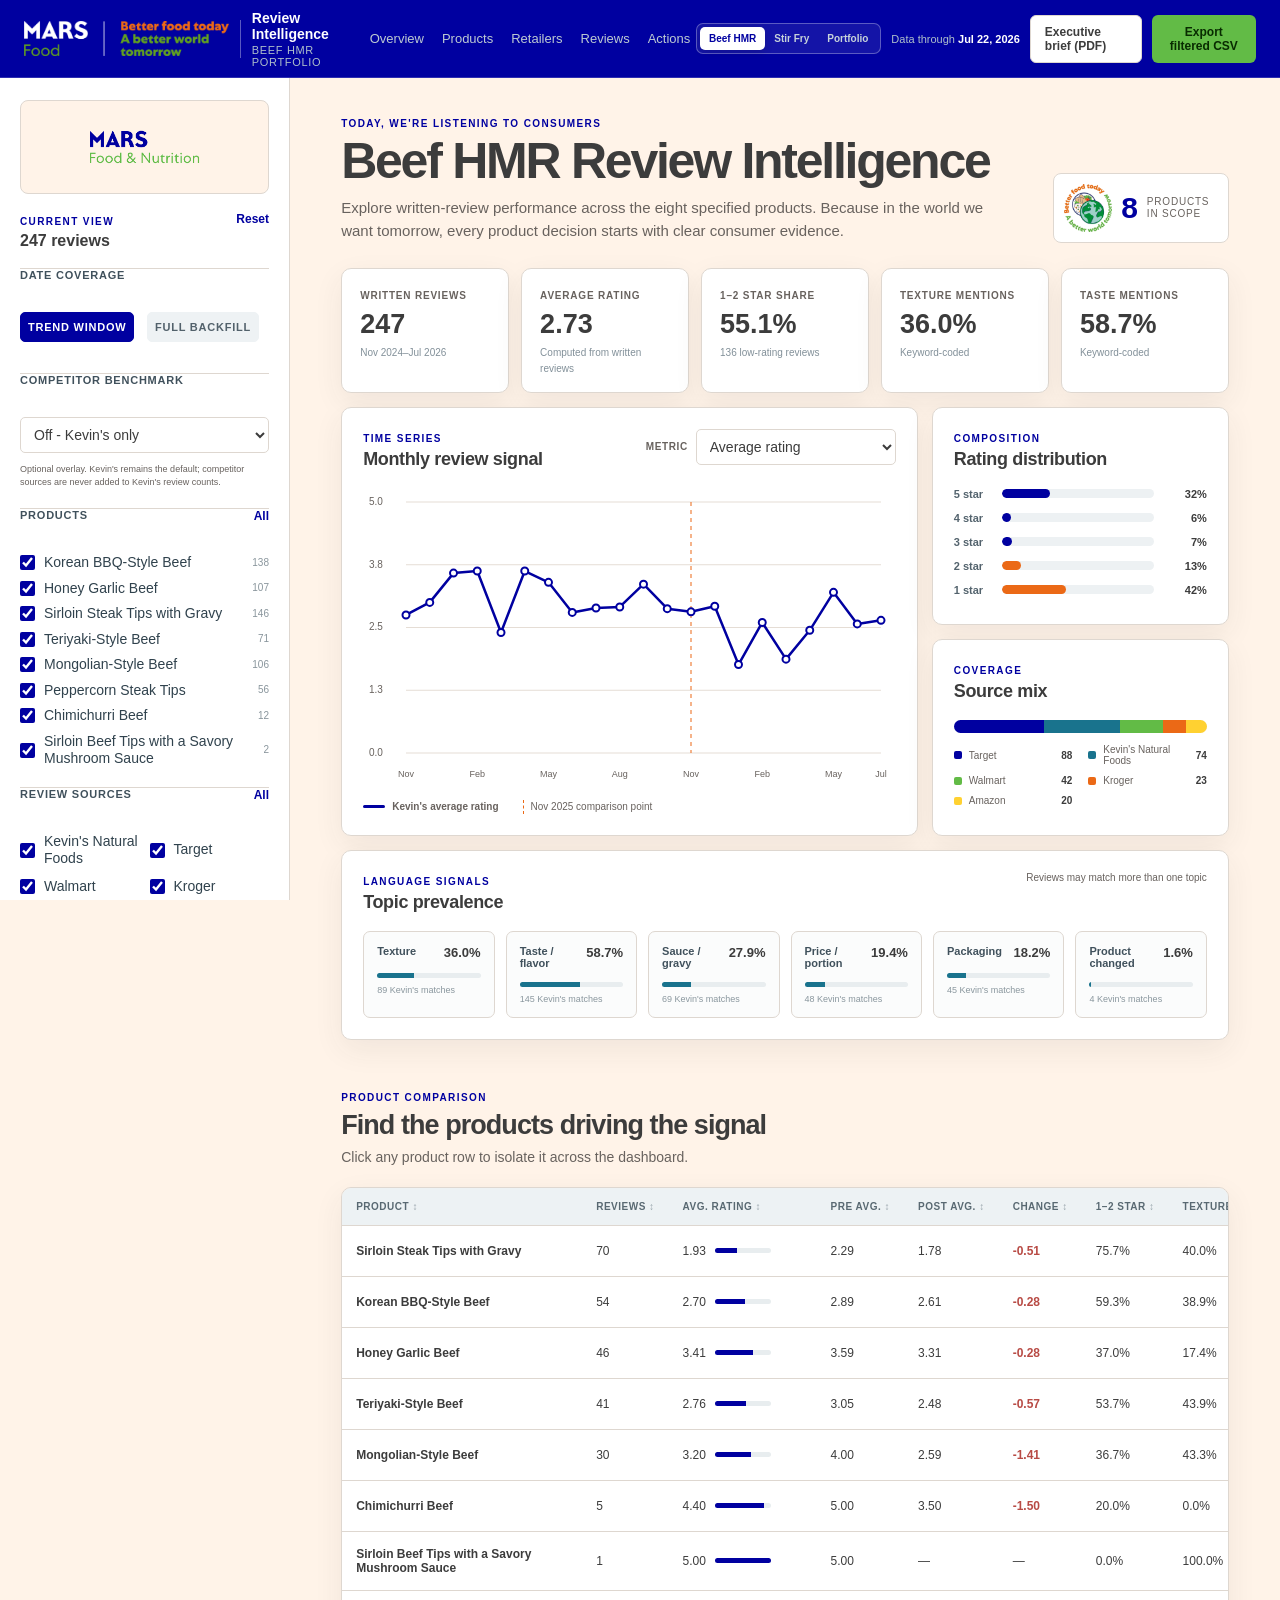
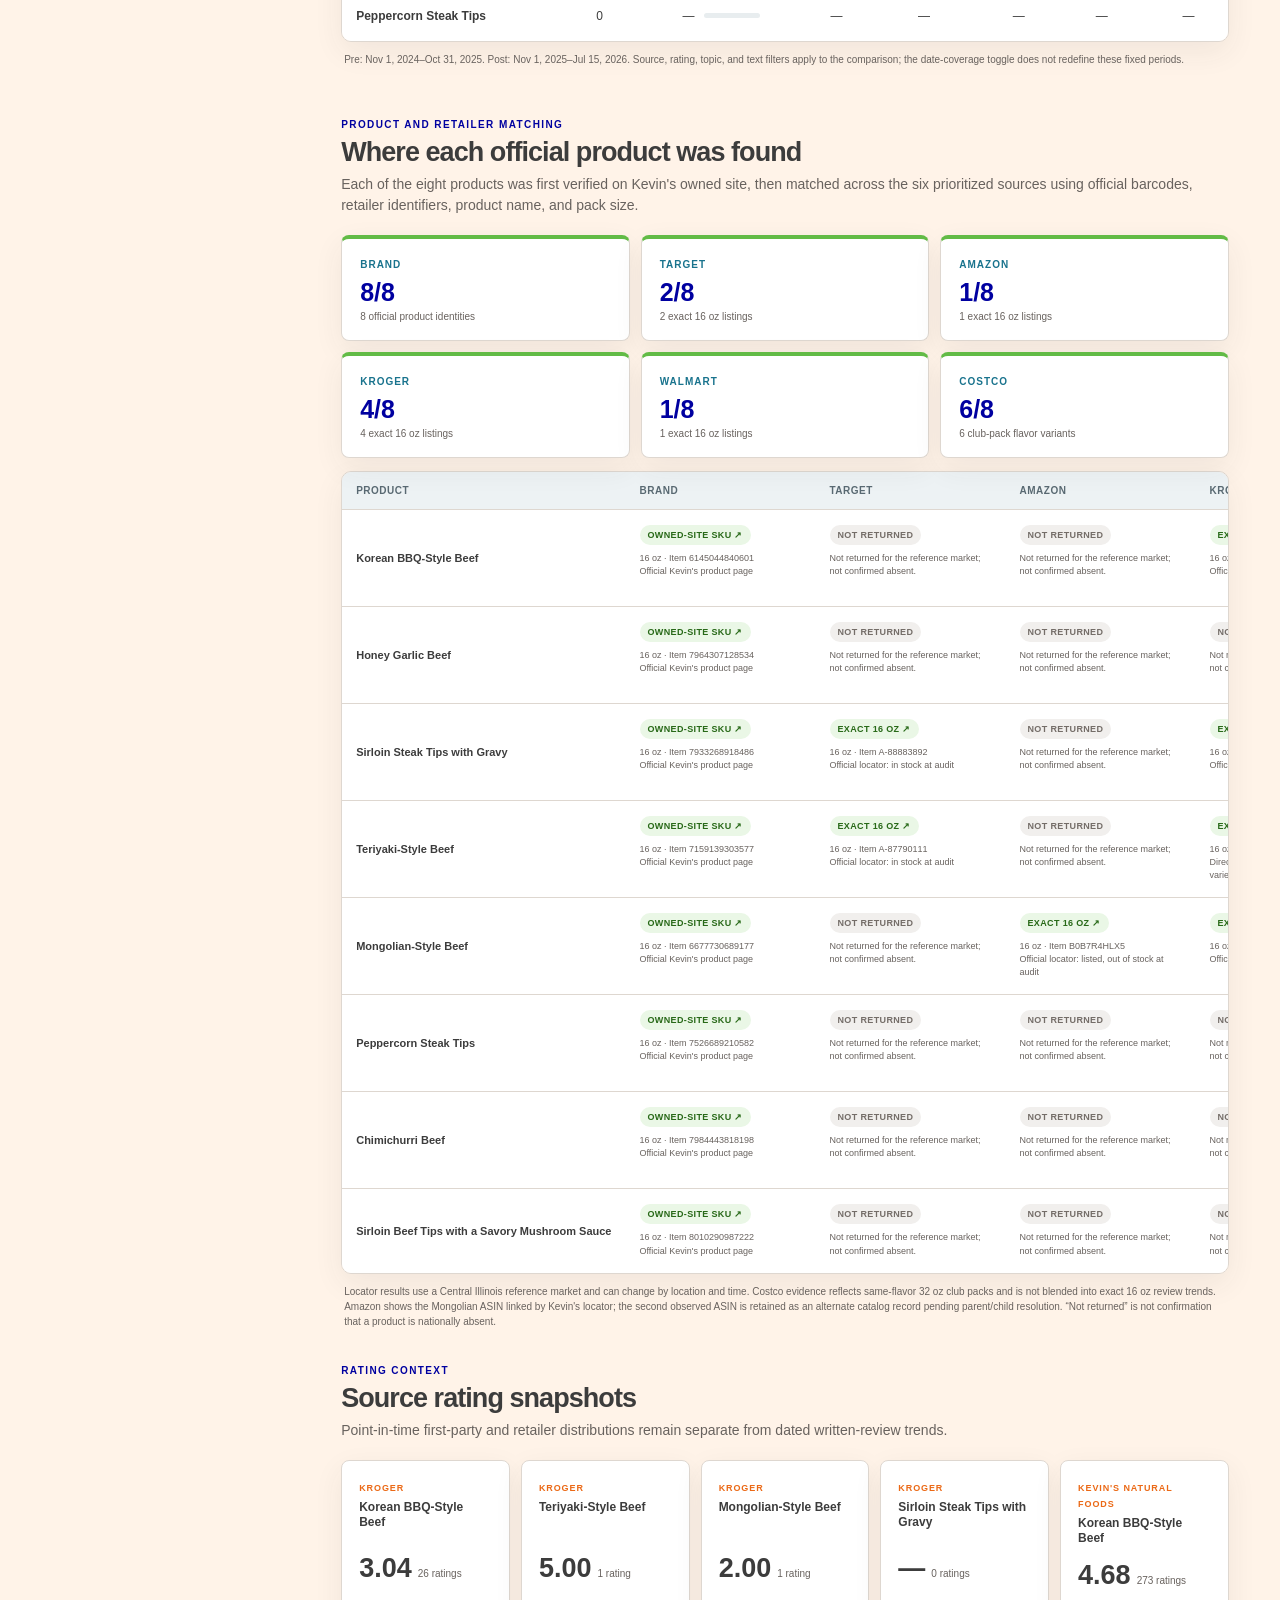
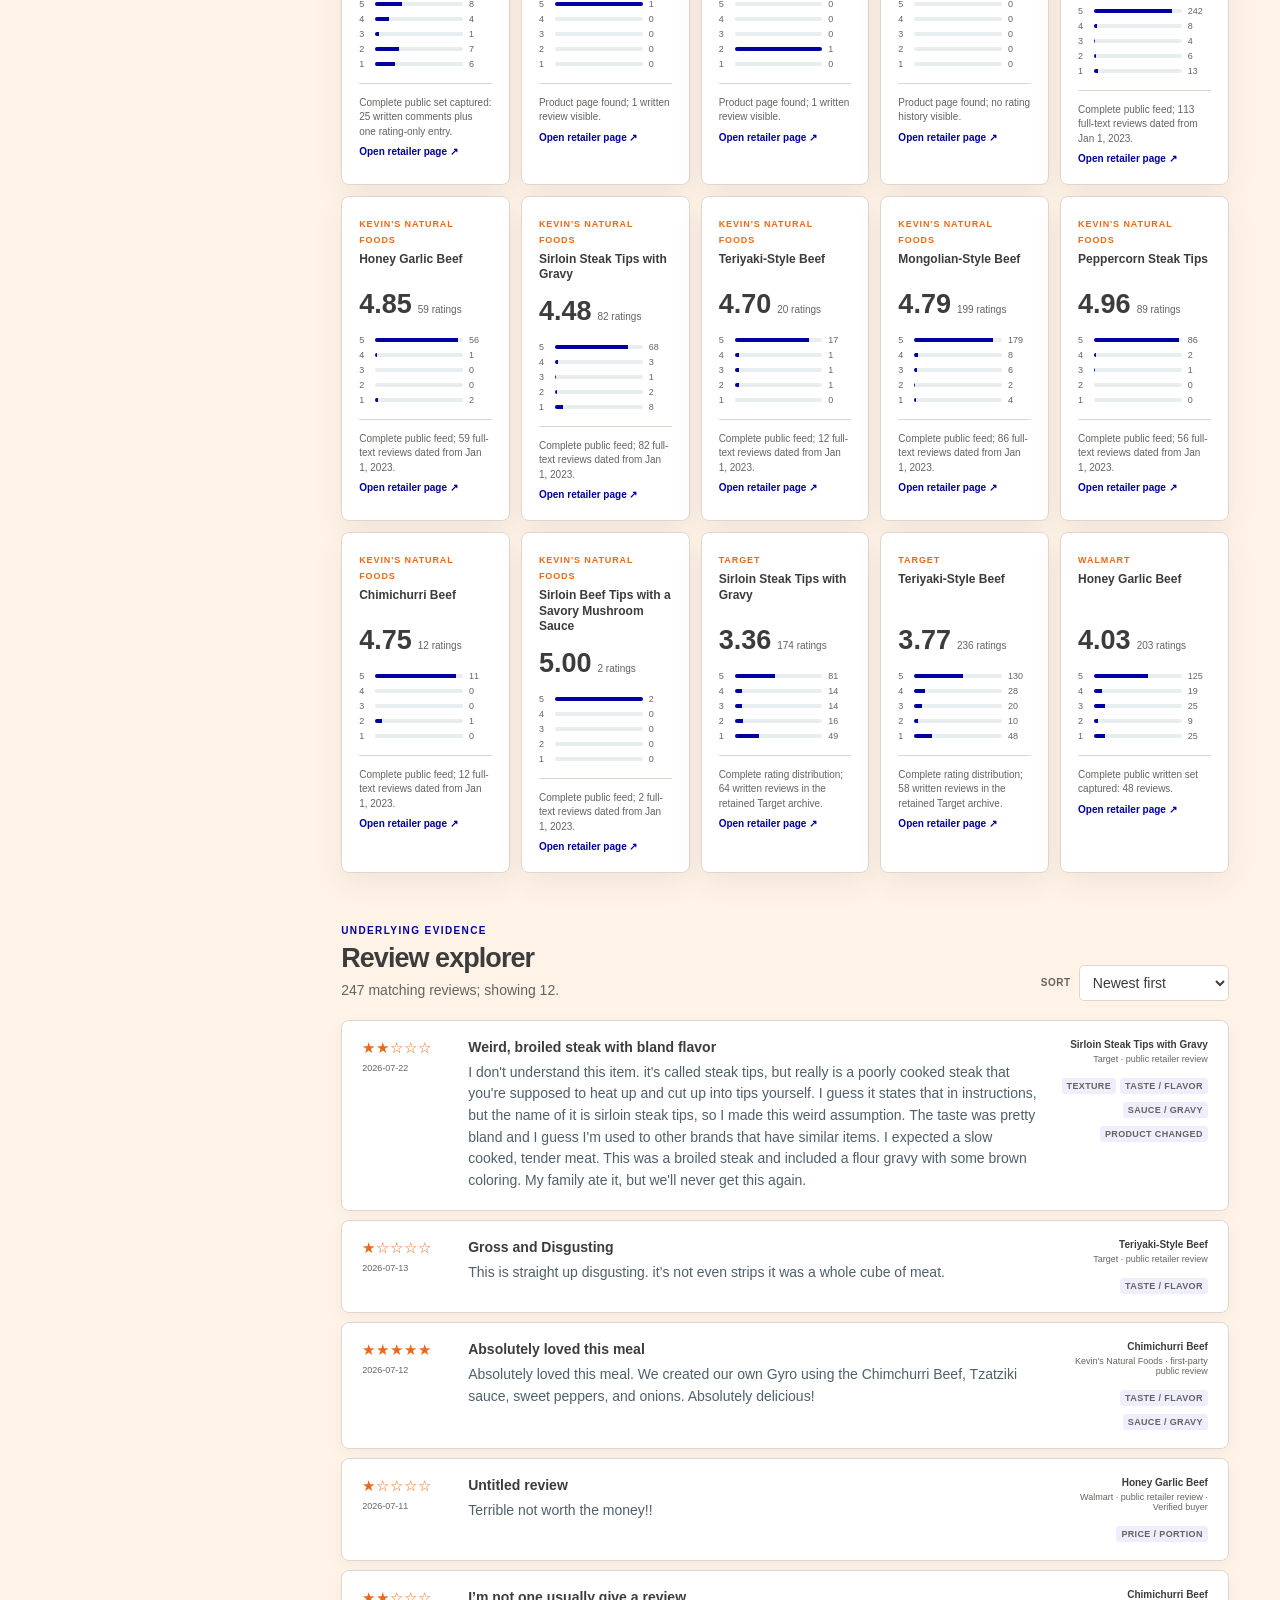
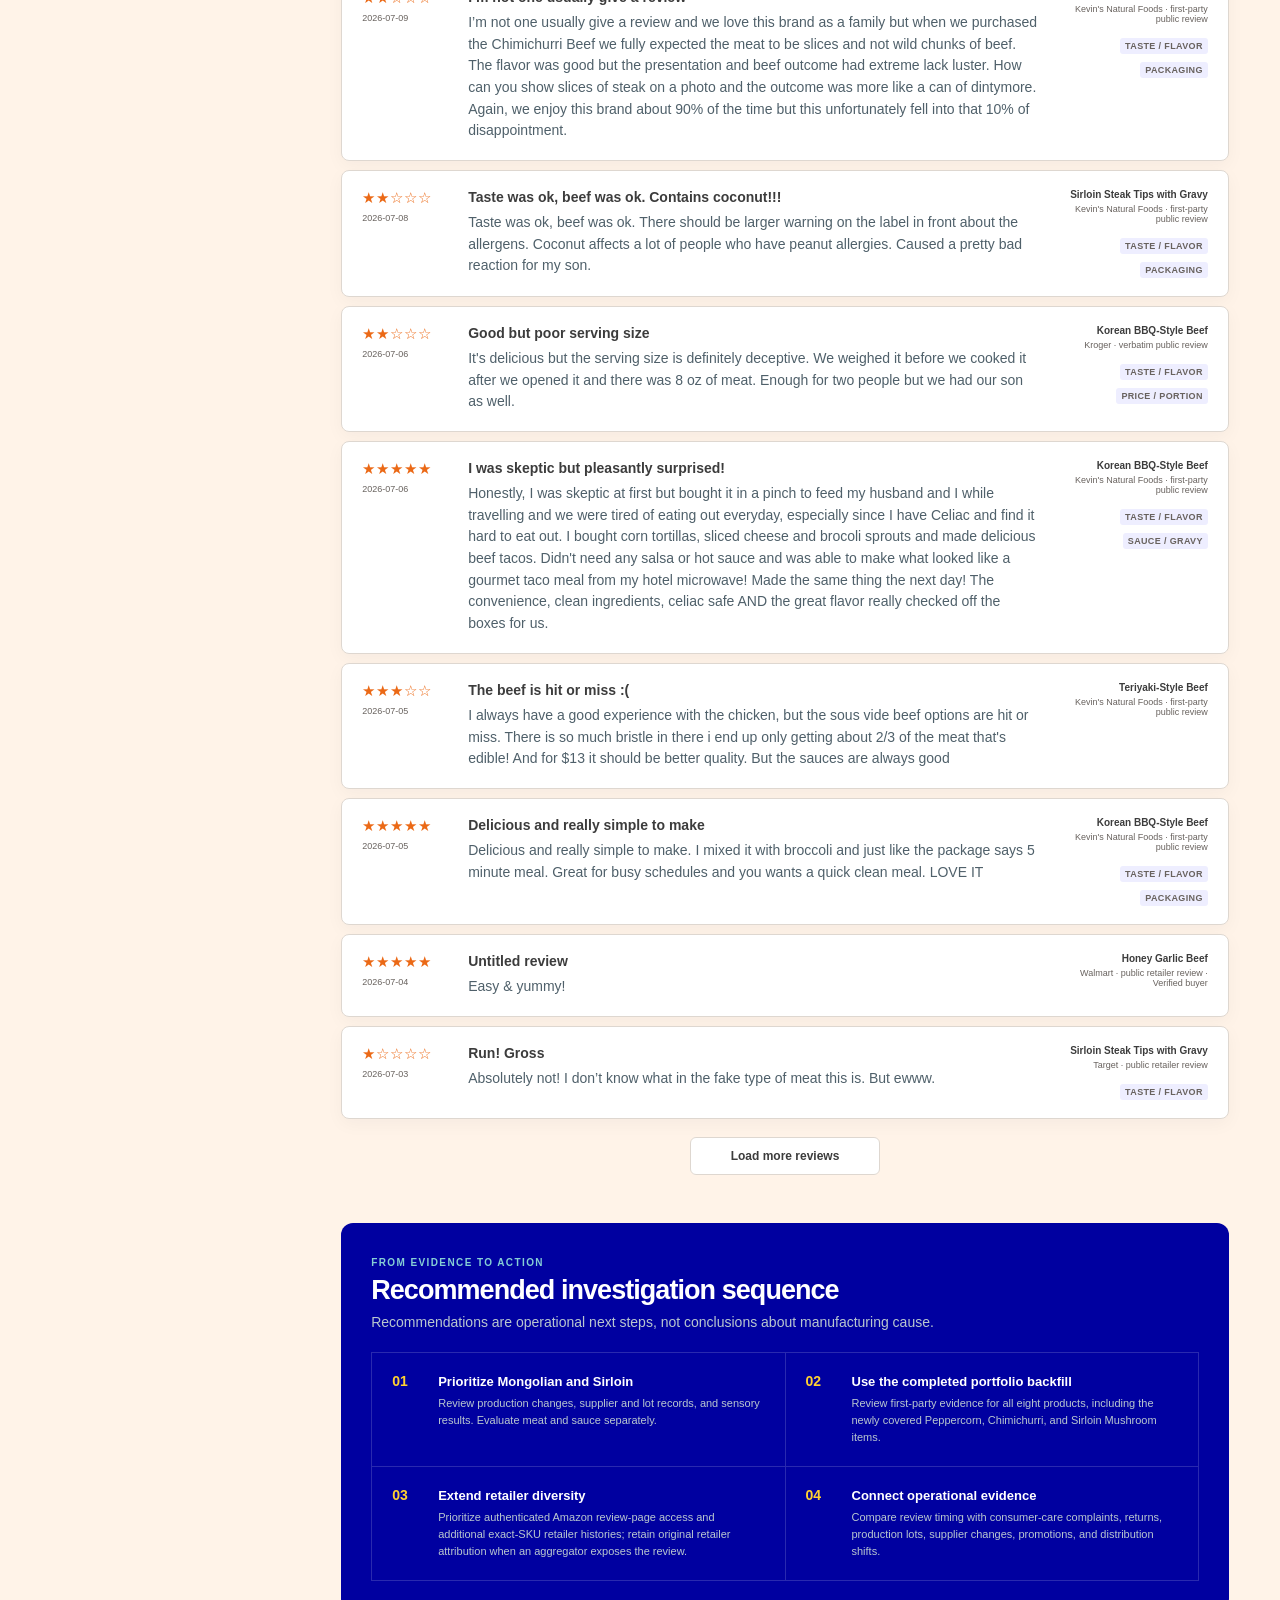
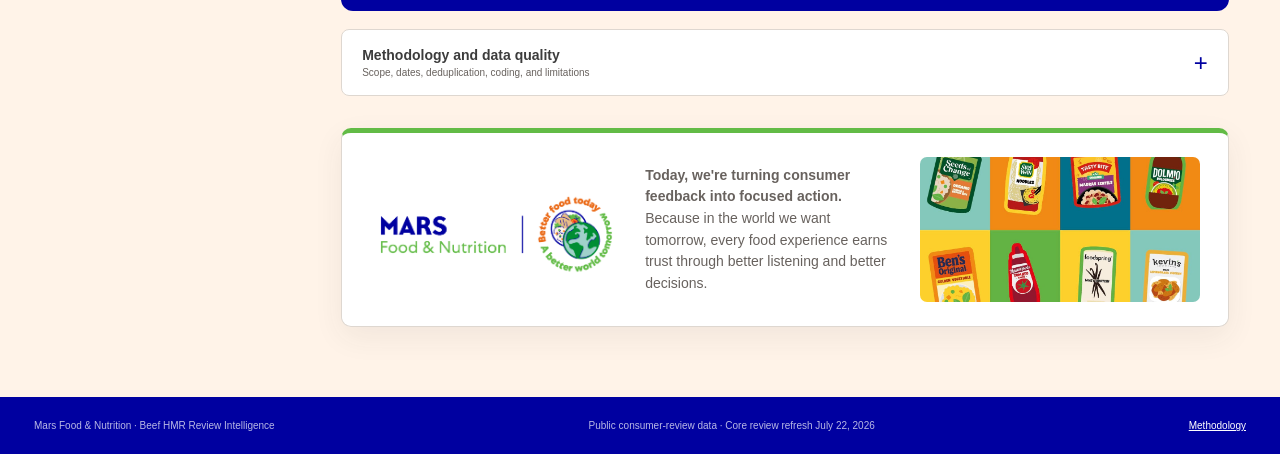
<file: index.html>
<!doctype html>
<html lang="en">
<head>
  <meta charset="utf-8">
  <meta name="viewport" content="width=device-width, initial-scale=1">
  <meta name="description" content="Interactive analysis of written consumer reviews for eight Kevin's Natural Foods beef HMR products.">
  <meta name="theme-color" content="#0000A0">
  <title>Beef HMR Review Intelligence</title>
  <link rel="icon" href="data:image/svg+xml,<svg xmlns=%22http://www.w3.org/2000/svg%22 viewBox=%220 0 32 32%22><rect width=%2232%22 height=%2232%22 rx=%226%22 fill=%22%230000A0%22/><circle cx=%2216%22 cy=%2216%22 r=%226%22 fill=%22%2362BB46%22/></svg>">
  <link rel="stylesheet" href="styles.css">
</head>
<body>
  <a class="skip-link" href="#workspace">Skip to dashboard</a>
  <div id="loading" class="loading-screen" role="status"><div class="loader"></div><p>Loading review data…</p></div>

  <header class="topbar">
    <a class="identity" href="#overview" aria-label="Mars Food and Nutrition Review Intelligence home">
      <img src="brand/better-food-text.png" alt="Mars Food - Better food today. A better world tomorrow.">
      <span class="identity-divider" aria-hidden="true"></span>
      <span><strong>Review Intelligence</strong><small>Beef HMR portfolio</small></span>
    </a>
    <nav aria-label="Dashboard sections">
      <a href="#overview">Overview</a>
      <a href="#products">Products</a>
      <a id="benchmarkNav" href="#benchmark" hidden>Benchmark</a>
      <a href="#retailers">Retailers</a>
      <a href="#reviews">Reviews</a>
      <a href="#actions">Actions</a>
    </nav>
    <div class="top-actions">
      <div class="use-case-switch" aria-label="Analysis module">
        <a href="index.html" aria-current="page">Beef HMR</a>
        <a href="stir-fry.html">Stir Fry</a>
        <a href="portfolio.html">Portfolio</a>
      </div>
      <span class="data-date">Data through <strong>Jul 22, 2026</strong></span>
      <a class="button button-secondary" href="downloads/KNF_Beef_HMR_Executive_One_Pager_2026-07-22.pdf" target="_blank" rel="noopener">Executive brief (PDF)</a>
      <button id="exportCsv" class="button button-primary" type="button">Export filtered CSV</button>
    </div>
  </header>

  <div class="app-shell">
    <aside class="filter-rail" aria-label="Dashboard filters">
      <div class="rail-brand"><img src="brand/logo-lockup.png" alt="Mars Food and Nutrition"></div>
      <div class="filter-header">
        <div><span class="kicker">Current view</span><strong id="viewCount">— reviews</strong></div>
        <button id="resetFilters" class="text-button" type="button">Reset</button>
      </div>

      <fieldset class="filter-group segmented-field">
        <legend>Date coverage</legend>
        <label><input type="radio" name="dateMode" value="analysis" checked><span>Trend window</span></label>
        <label><input type="radio" name="dateMode" value="all"><span>Full backfill</span></label>
      </fieldset>

      <fieldset class="filter-group benchmark-filter">
        <legend>Competitor benchmark</legend>
        <select id="benchmarkMode" aria-label="Competitor benchmark">
          <option value="off">Off - Kevin's only</option>
          <option value="core">Core 14-20 oz set</option>
          <option value="all">All supplied competitors</option>
        </select>
        <small class="filter-context">Optional overlay. Kevin's remains the default; competitor sources are never added to Kevin's review counts.</small>
      </fieldset>

      <fieldset class="filter-group">
        <legend>Products <button class="select-link" type="button" data-select="products">All</button></legend>
        <div id="productFilters" class="check-list"></div>
      </fieldset>

      <fieldset class="filter-group">
        <legend>Review sources <button class="select-link" type="button" data-select="sources">All</button></legend>
        <div id="sourceFilters" class="check-list compact"></div>
        <small class="filter-context">First-party product-page reviews and retailer reviews are filterable separately. Costco club-pack listings remain contextual.</small>
      </fieldset>

      <fieldset class="filter-group">
        <legend>Star rating</legend>
        <div class="rating-filter">
          <label><input type="checkbox" name="rating" value="1" checked><span>1</span></label>
          <label><input type="checkbox" name="rating" value="2" checked><span>2</span></label>
          <label><input type="checkbox" name="rating" value="3" checked><span>3</span></label>
          <label><input type="checkbox" name="rating" value="4" checked><span>4</span></label>
          <label><input type="checkbox" name="rating" value="5" checked><span>5</span></label>
        </div>
      </fieldset>

      <fieldset class="filter-group">
        <legend>Review topics</legend>
        <select id="topicFilter" aria-label="Review topics">
          <option value="all">All topics</option>
          <option value="texture">Texture</option>
          <option value="taste">Taste / flavor</option>
          <option value="sauce">Sauce / gravy</option>
          <option value="value">Price / portion</option>
          <option value="packaging">Packaging</option>
          <option value="changed">Product changed</option>
        </select>
      </fieldset>

      <div class="filter-group">
        <label for="searchReviews">Search review text</label>
        <div class="search-box"><span aria-hidden="true">⌕</span><input id="searchReviews" type="search" placeholder="Try “tough” or “bland”"></div>
      </div>

      <div class="rail-note">
        <span class="status-dot"></span>
        <p><strong>Exact eight-product scope</strong><br>Jan 2023 backfill. Summaries and rating-only entries are excluded from written-review metrics.</p>
      </div>
    </aside>

    <main id="workspace" class="workspace">
      <section id="overview" class="intro panel-anchor">
        <div>
          <span class="kicker">Today, we're listening to consumers</span>
          <h1>Beef HMR Review Intelligence</h1>
          <p>Explore written-review performance across the eight specified products. Because in the world we want tomorrow, every product decision starts with clear consumer evidence.</p>
        </div>
        <div class="scope-badge"><img src="brand/globe-badge.png" alt=""><strong>8</strong><span>products in scope</span></div>
      </section>

      <section id="benchmarkBanner" class="benchmark-banner" hidden aria-live="polite"></section>

      <section class="kpi-grid" aria-label="Filtered view metrics">
        <article class="kpi-card"><span>Written reviews</span><strong id="kpiReviews">—</strong><small id="kpiCoverage">—</small></article>
        <article class="kpi-card"><span>Average rating</span><strong id="kpiRating">—</strong><small id="kpiRatingNote">Computed from written reviews</small></article>
        <article class="kpi-card"><span>1–2 star share</span><strong id="kpiLow">—</strong><small id="kpiLowNote">— reviews</small></article>
        <article class="kpi-card"><span>Texture mentions</span><strong id="kpiTexture">—</strong><small id="kpiTextureNote">Keyword-coded</small></article>
        <article class="kpi-card"><span>Taste mentions</span><strong id="kpiTaste">—</strong><small id="kpiTasteNote">Keyword-coded</small></article>
      </section>

      <section class="dashboard-grid">
        <article class="panel panel-wide trend-panel">
          <div class="panel-heading">
            <div><span class="kicker">Time series</span><h2>Monthly review signal</h2></div>
            <div class="control-row">
              <label for="trendMetric">Metric</label>
              <select id="trendMetric">
                <option value="rating">Average rating</option>
                <option value="low">1–2 star share</option>
                <option value="texture">Texture mention share</option>
                <option value="volume">Review volume</option>
              </select>
            </div>
          </div>
          <div class="chart-wrap"><canvas id="trendChart" role="img" aria-label="Monthly filtered review trend"></canvas><div id="chartTooltip" class="chart-tooltip" hidden></div></div>
          <div class="chart-legend"><span><i class="legend-line"></i><b id="trendLegend">Kevin's average rating</b></span><span id="benchmarkLegend" hidden><i class="legend-line competitor"></i><b>Competitor benchmark</b></span><span class="legend-cutoff"><i></i>Nov 2025 comparison point</span></div>
          <div id="trendTable" class="sr-only" aria-live="polite"></div>
        </article>

        <article class="panel distribution-panel">
          <div class="panel-heading"><div><span class="kicker">Composition</span><h2>Rating distribution</h2></div></div>
          <div id="ratingDistribution" class="bar-list"></div>
        </article>

        <article class="panel source-panel">
          <div class="panel-heading"><div><span class="kicker">Coverage</span><h2>Source mix</h2></div></div>
          <div id="sourceMix" class="source-mix"></div>
        </article>

        <article class="panel themes-panel">
          <div class="panel-heading"><div><span class="kicker">Language signals</span><h2>Topic prevalence</h2></div><span class="panel-note">Reviews may match more than one topic</span></div>
          <div id="themeBars" class="theme-grid"></div>
        </article>
      </section>

      <section id="benchmark" class="section-block benchmark-section panel-anchor" hidden>
        <div class="section-heading">
          <div><span class="kicker">Optional comparison layer</span><h2>Competitor benchmark detail</h2><p>Compare like-for-like written-review signals while keeping rating snapshots and incomplete retailer samples clearly separated.</p></div>
        </div>
        <article id="vpComparison" class="vp-comparison" aria-labelledby="vpComparisonTitle">
          <div class="vp-comparison-heading">
            <div><span class="kicker">Executive comparison</span><h3 id="vpComparisonTitle">Do competitors have better reviews?</h3><p>Switch evidence views without changing the broader dashboard filters.</p></div>
            <div class="vp-comparison-actions">
              <div id="vpComparisonViews" class="comparison-switch" role="group" aria-label="Executive comparison evidence view">
                <button type="button" data-comparison-view="trend" aria-pressed="true">Trend written</button>
                <button type="button" data-comparison-view="full" aria-pressed="false">Full written</button>
                <button type="button" data-comparison-view="ratings" aria-pressed="false">Total ratings</button>
              </div>
              <a class="button button-secondary" href="downloads/KNF_Competitor_Review_Comparison_Executive_One_Pager.pdf" target="_blank" rel="noopener">Download one-pager</a>
            </div>
          </div>
          <p id="vpComparisonHeadline" class="vp-comparison-headline"></p>
          <div id="vpComparisonMetrics" class="vp-comparison-metrics"></div>
          <p id="vpComparisonScope" class="vp-comparison-scope"></p>
        </article>
        <div id="benchmarkSummary" class="benchmark-summary" aria-label="Competitor benchmark summary"></div>
        <div class="table-shell">
          <table id="benchmarkTable">
            <thead><tr><th scope="col">Brand / product</th><th scope="col">Pack</th><th scope="col">Tier</th><th scope="col">Written reviews</th><th scope="col">Avg. rating</th><th scope="col">1-2 star</th><th scope="col">Texture</th><th scope="col">Taste</th><th scope="col">Evidence</th></tr></thead>
            <tbody></tbody>
          </table>
        </div>
        <p class="table-note">Hormel histories are complete public first-party feeds within the date scope. Walmart text is a bounded server-rendered public-page sample; shared Soules 6 oz/14 oz records without a review-level size are excluded. Exact-SKU rating totals are shown separately and never enter dated text metrics.</p>
        <div class="section-heading snapshot-heading"><div><span class="kicker">Market-scale context</span><h2>Competitor rating snapshots</h2><p>Point-in-time distributions show scale and rating context; they do not enter trend, topic, or volume calculations.</p></div></div>
        <div id="benchmarkSnapshots" class="snapshot-grid"></div>
        <div class="section-heading snapshot-heading"><div><span class="kicker">Retailer audit</span><h2>Competitor availability by source</h2><p>Exact product pages, listings, search-only findings, and unresolved gaps are shown separately across the same retailer set.</p></div></div>
        <div class="table-shell coverage-shell">
          <table id="benchmarkCoverageTable">
            <thead><tr><th scope="col">Product</th><th scope="col">Brand</th><th scope="col">Target</th><th scope="col">Amazon</th><th scope="col">Kroger</th><th scope="col">Walmart</th><th scope="col">Costco</th></tr></thead>
            <tbody></tbody>
          </table>
        </div>
        <p class="table-note">Search-only means a retailer search was identified but an exact public product page was not confirmed. “Not located” is not proof of nationwide absence; assortment can vary by store and date.</p>
      </section>

      <section id="products" class="section-block panel-anchor">
        <div class="section-heading">
          <div><span class="kicker">Product comparison</span><h2>Find the products driving the signal</h2><p>Click any product row to isolate it across the dashboard.</p></div>
          <button id="clearProductFocus" class="button button-secondary" type="button" hidden>Clear product focus</button>
        </div>
        <div class="table-shell">
          <table id="productTable">
            <thead><tr><th scope="col" data-sort="product">Product <span>↕</span></th><th scope="col" data-sort="n">Reviews <span>↕</span></th><th scope="col" data-sort="rating">Avg. rating <span>↕</span></th><th scope="col" data-sort="pre">Pre avg. <span>↕</span></th><th scope="col" data-sort="post">Post avg. <span>↕</span></th><th scope="col" data-sort="delta">Change <span>↕</span></th><th scope="col" data-sort="low">1–2 star <span>↕</span></th><th scope="col" data-sort="texture">Texture <span>↕</span></th><th scope="col" data-sort="taste">Taste <span>↕</span></th><th scope="col">Evidence status</th></tr></thead>
            <tbody></tbody>
          </table>
        </div>
        <p class="table-note">Pre: Nov 1, 2024–Oct 31, 2025. Post: Nov 1, 2025–Jul 15, 2026. Source, rating, topic, and text filters apply to the comparison; the date-coverage toggle does not redefine these fixed periods.</p>
      </section>

      <section id="retailers" class="section-block panel-anchor">
        <div class="section-heading"><div><span class="kicker">Product and retailer matching</span><h2>Where each official product was found</h2><p>Each of the eight products was first verified on Kevin's owned site, then matched across the six prioritized sources using official barcodes, retailer identifiers, product name, and pack size.</p></div></div>
        <div id="coverageSummary" class="coverage-summary" aria-label="Retailer coverage summary"></div>
        <div class="table-shell coverage-shell">
          <table id="coverageTable">
            <thead><tr><th scope="col">Product</th><th scope="col">Brand</th><th scope="col">Target</th><th scope="col">Amazon</th><th scope="col">Kroger</th><th scope="col">Walmart</th><th scope="col">Costco</th></tr></thead>
            <tbody></tbody>
          </table>
        </div>
        <p class="table-note">Locator results use a Central Illinois reference market and can change by location and time. Costco evidence reflects same-flavor 32 oz club packs and is not blended into exact 16 oz review trends. Amazon shows the Mongolian ASIN linked by Kevin's locator; the second observed ASIN is retained as an alternate catalog record pending parent/child resolution. “Not returned” is not confirmation that a product is nationally absent.</p>
        <div class="section-heading snapshot-heading"><div><span class="kicker">Rating context</span><h2>Source rating snapshots</h2><p>Point-in-time first-party and retailer distributions remain separate from dated written-review trends.</p></div></div>
        <div id="retailerSnapshots" class="snapshot-grid"></div>
      </section>

      <section id="reviews" class="section-block panel-anchor">
        <div class="section-heading review-heading">
          <div><span class="kicker">Underlying evidence</span><h2>Review explorer</h2><p id="reviewResultLabel">—</p></div>
          <div class="control-row"><label for="reviewSort">Sort</label><select id="reviewSort"><option value="newest">Newest first</option><option value="oldest">Oldest first</option><option value="lowest">Lowest rating</option><option value="highest">Highest rating</option></select></div>
        </div>
        <div id="reviewList" class="review-list"></div>
        <button id="loadMore" class="button button-secondary load-more" type="button">Load more reviews</button>
      </section>

      <section id="actions" class="section-block actions-section panel-anchor">
        <div class="section-heading"><div><span class="kicker">From evidence to action</span><h2>Recommended investigation sequence</h2><p>Recommendations are operational next steps, not conclusions about manufacturing cause.</p></div></div>
        <div class="action-grid">
          <article><span>01</span><div><strong>Prioritize Mongolian and Sirloin</strong><p>Review production changes, supplier and lot records, and sensory results. Evaluate meat and sauce separately.</p></div></article>
          <article><span>02</span><div><strong>Use the completed portfolio backfill</strong><p>Review first-party evidence for all eight products, including the newly covered Peppercorn, Chimichurri, and Sirloin Mushroom items.</p></div></article>
          <article><span>03</span><div><strong>Extend retailer diversity</strong><p>Prioritize authenticated Amazon review-page access and additional exact-SKU retailer histories; retain original retailer attribution when an aggregator exposes the review.</p></div></article>
          <article><span>04</span><div><strong>Connect operational evidence</strong><p>Compare review timing with consumer-care complaints, returns, production lots, supplier changes, promotions, and distribution shifts.</p></div></article>
        </div>
      </section>

      <section id="method" class="method-section">
        <details>
          <summary><span><b>Methodology and data quality</b><small>Scope, dates, deduplication, coding, and limitations</small></span><span aria-hidden="true">+</span></summary>
          <div class="method-grid">
            <article><strong>Scope</strong><p>Only the eight products specified for this review. Chicken products, controls, and Frozen Beef Bolognese are excluded.</p></article>
            <article><strong>Written-review archive</strong><p>638 metric-eligible full-text reviews from Jan 1, 2023 through Jul 22, 2026. The default trend window contains 247 reviews from Nov 1, 2024 onward.</p></article>
            <article><strong>New first-party backfill</strong><p>422 full-text reviews were captured from the eight public Kevin's Natural Foods product pages. Reviewer names were not retained.</p></article>
            <article><strong>Deduplication</strong><p>Exact source-level and same-day cross-source matches on product, rating, title, and review text were removed. The Amazon file declined from 600 raw rows to 60 unique rows across all products.</p></article>
            <article><strong>Topic coding</strong><p>Transparent keyword rules tag texture, taste, sauce, value, packaging, and “product changed” language. Topic shares are directional.</p></article>
            <article><strong>Evidence layers</strong><p>Full-text public reviews drive trends. Two rating-only entries are retained as context but excluded from KPIs; Costco 32 oz listings remain separate.</p></article>
            <article><strong>Retailer refresh</strong><p>The complete public set of 48 written Walmart Honey Garlic reviews is included. Target now contributes 122 written reviews; current rating totals are retained separately from review text.</p></article>
            <article><strong>Competitor overlay</strong><p>Thirteen supplied competitor products were normalized after merging duplicate or variant descriptions. Eight are core 14-20 oz comparators; five are adjacent products shown only in the expanded view.</p></article>
            <article><strong>Competitor review evidence</strong><p>202 dated written reviews meet the product-level quality standard: 132 complete Hormel first-party records and 70 bounded Walmart page records. Ten unresolved shared Soules variant records are retained for auditability but excluded from metrics. Six exact-SKU Kroger rating totals remain context only.</p></article>
            <article><strong>Benchmark guardrail</strong><p>Competitor volume is sample-dependent and must not be read as market share. Rating and topic comparisons use only captured full text; products without defensible review text remain visible as coverage gaps.</p></article>
            <article><strong>Interpretation</strong><p>Review language identifies where to investigate. It does not establish manufacturing, ingredient, supplier, or formulation causality.</p></article>
          </div>
        </details>
      </section>

      <section class="brand-signoff" aria-label="Mars Food and Nutrition purpose">
        <div class="signoff-copy">
          <img src="brand/logo-combined.png" alt="Mars Food and Nutrition - Better food today. A better world tomorrow.">
          <p><strong>Today, we're turning consumer feedback into focused action.</strong> Because in the world we want tomorrow, every food experience earns trust through better listening and better decisions.</p>
        </div>
        <img class="portfolio-grid" src="brand/food-brands-grid.png" alt="Illustrated Mars Food and Nutrition brand portfolio">
      </section>
    </main>
  </div>

  <footer><span>Mars Food &amp; Nutrition · Beef HMR Review Intelligence</span><span>Public consumer-review data · Core review refresh July 22, 2026</span><a href="#method">Methodology</a></footer>
  <div id="toast" class="toast" role="status" aria-live="polite"></div>
  <script src="app.js?v=2026-07-22-expanded-review-collection" defer></script>
</body>
</html>
</file>
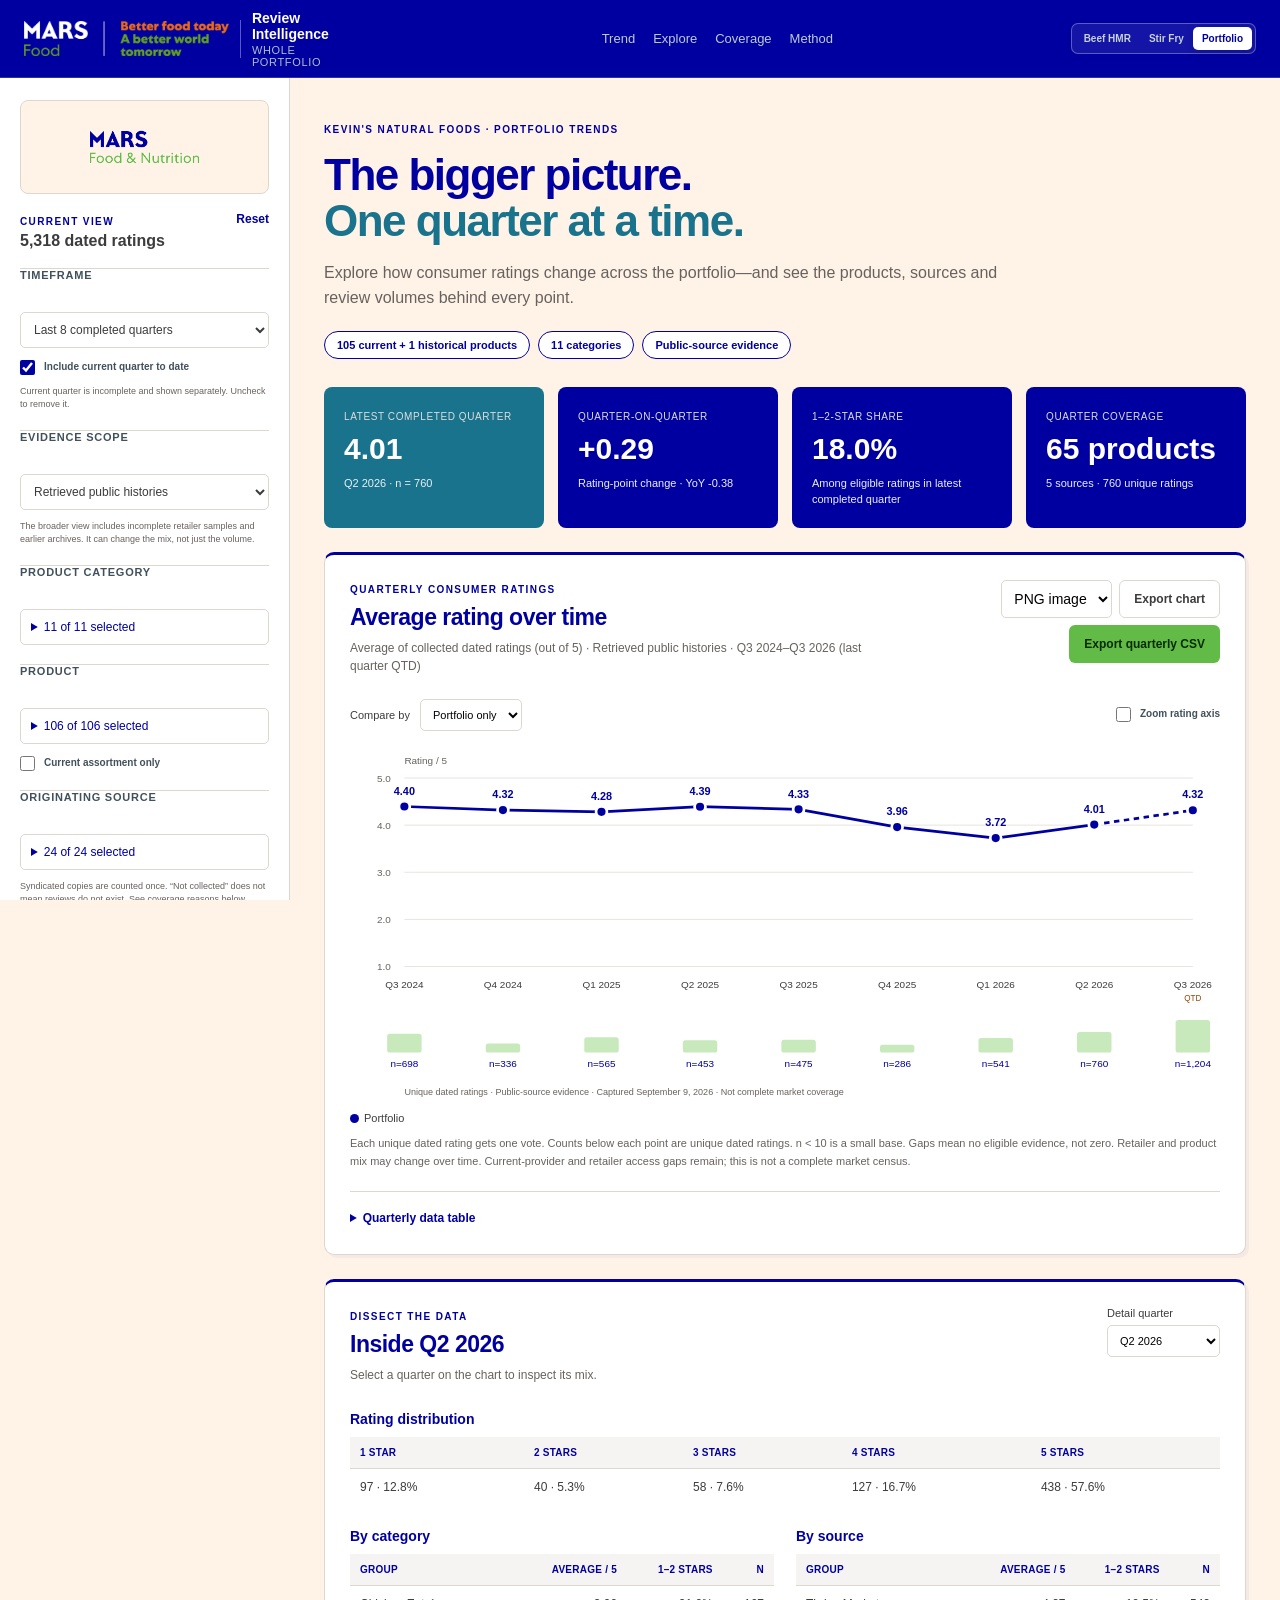
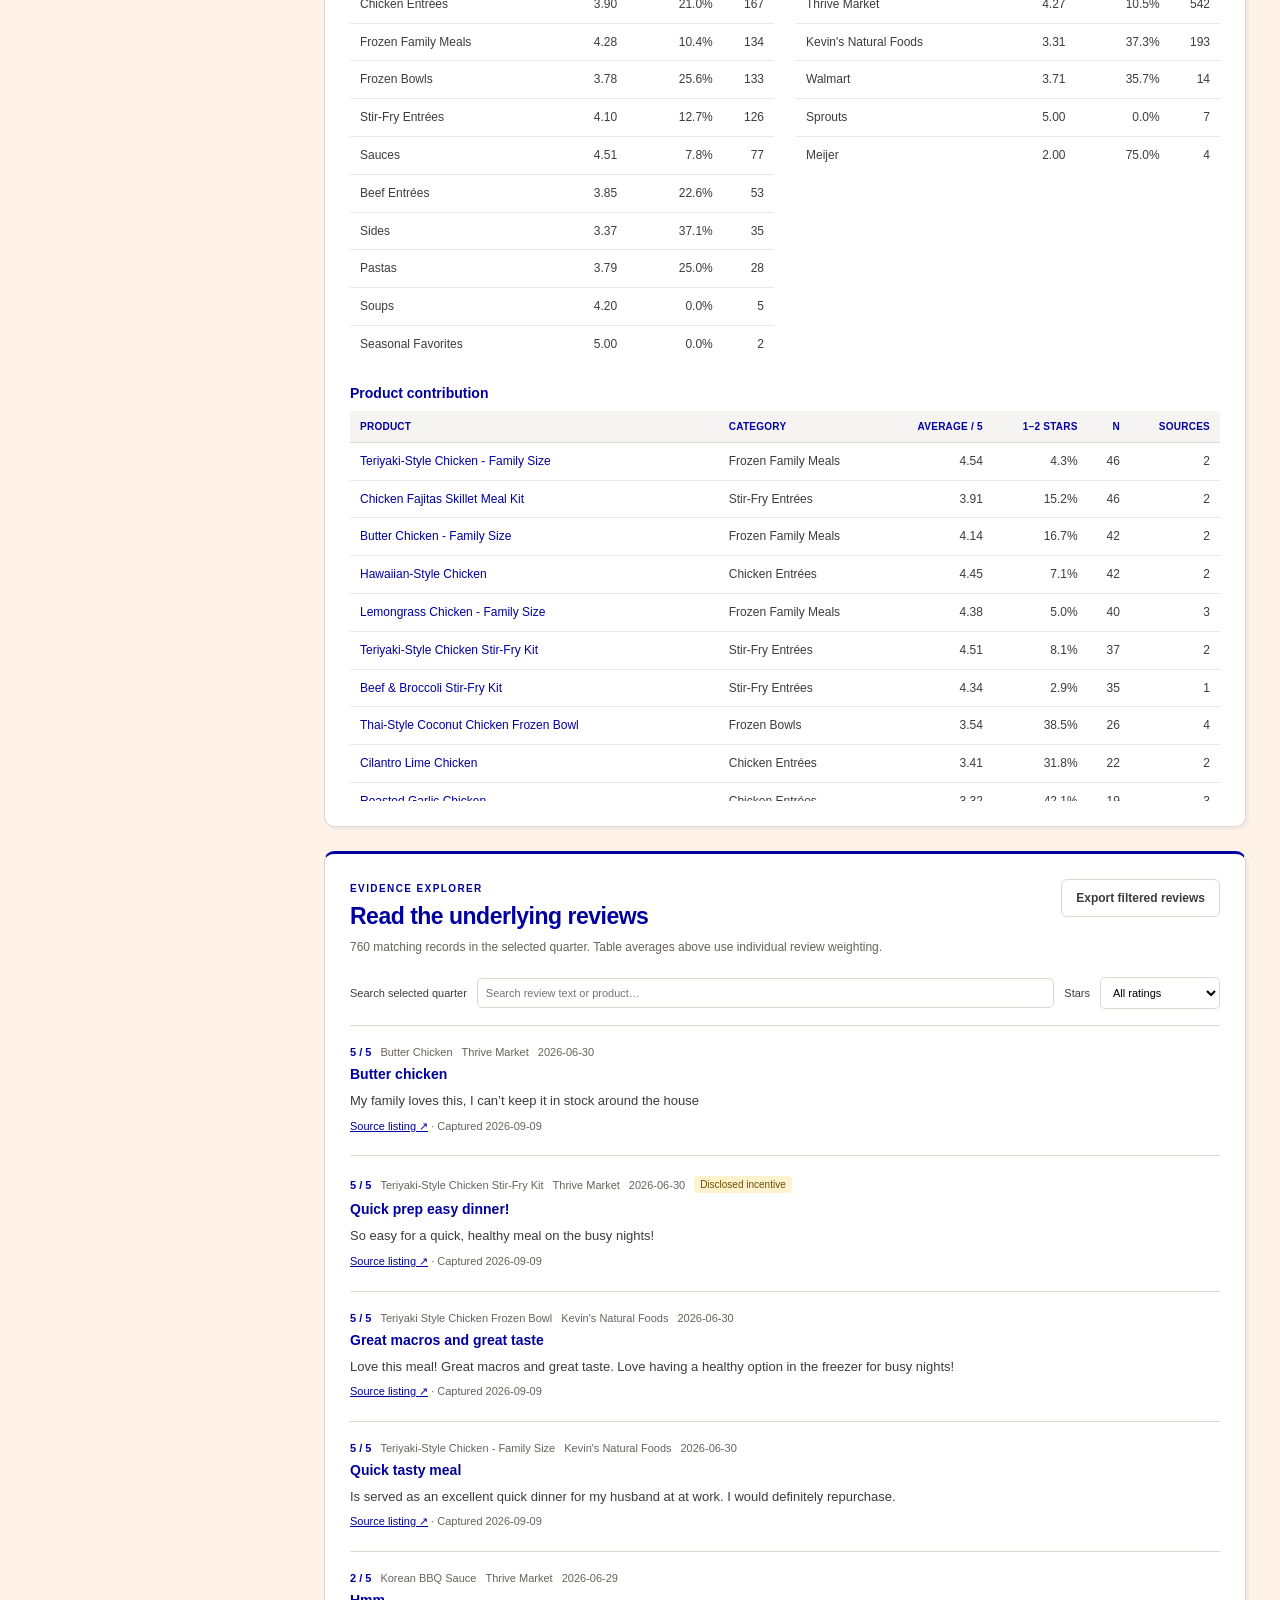
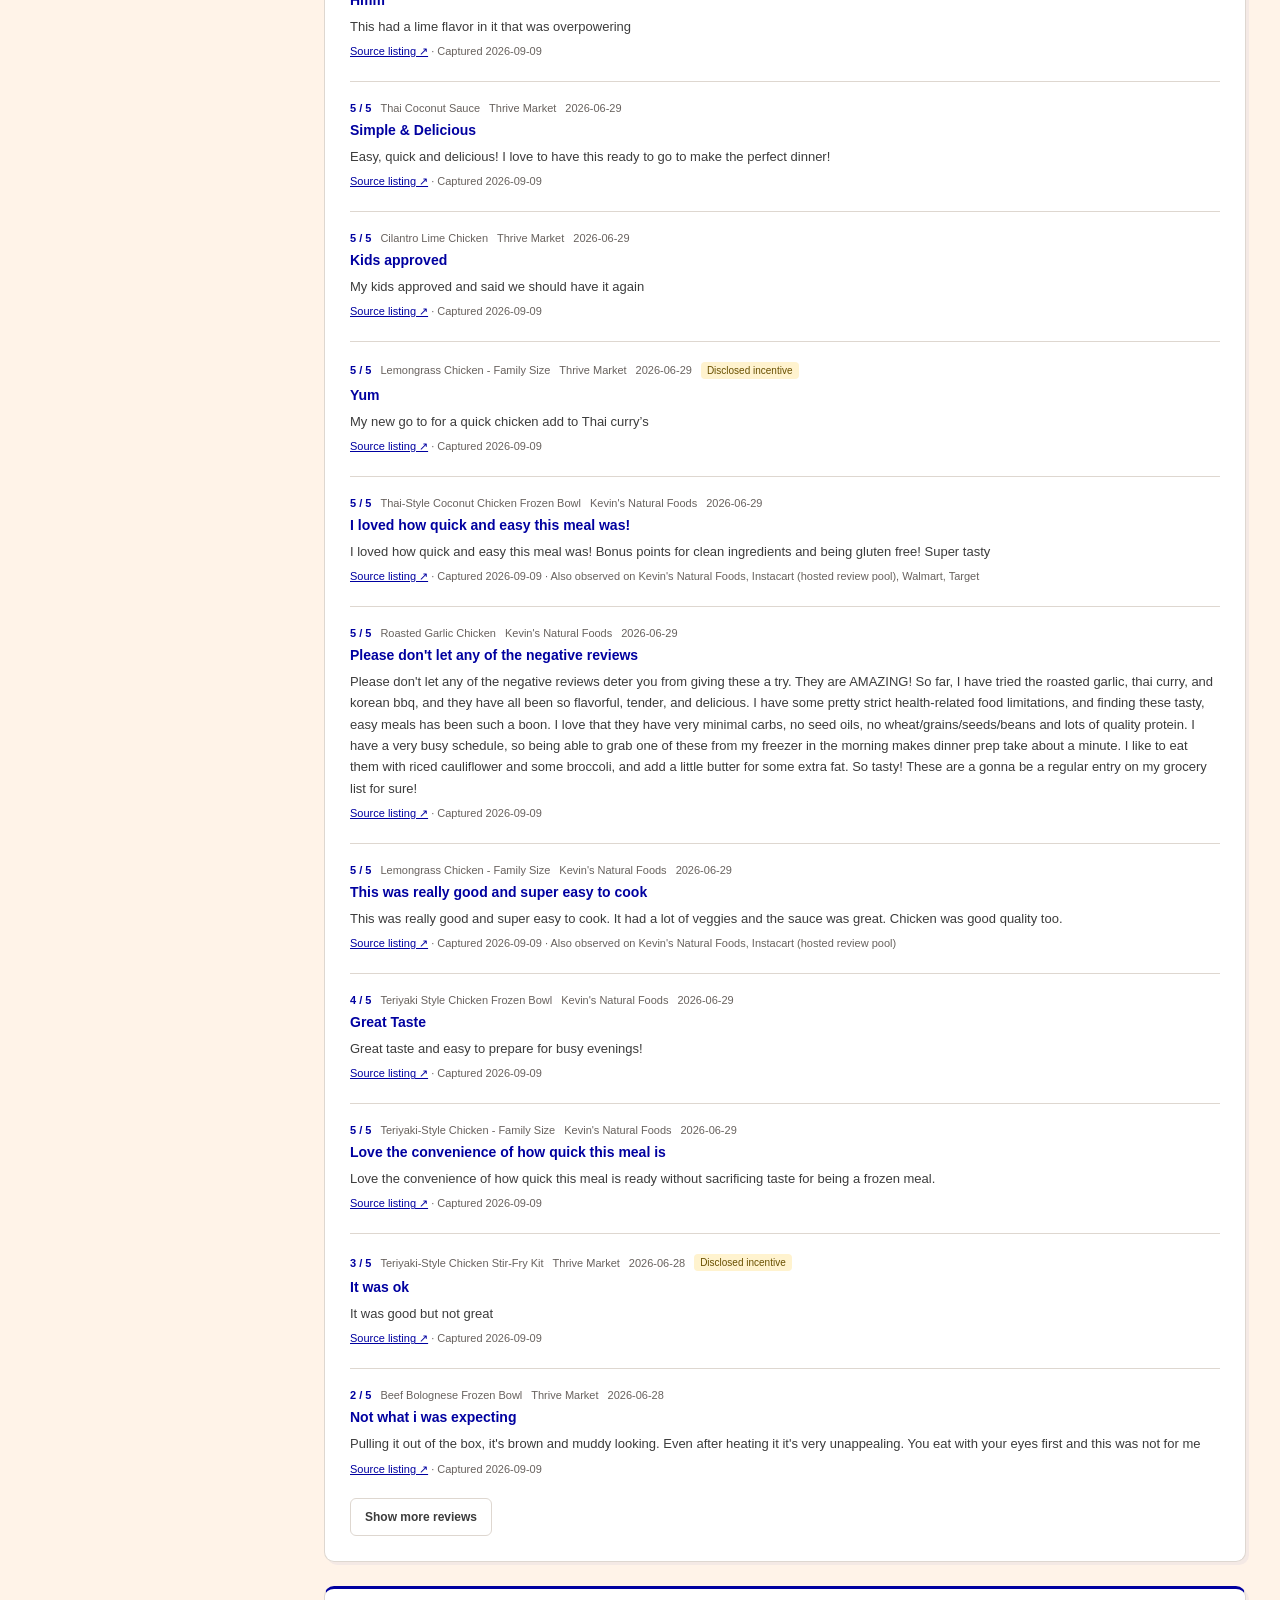
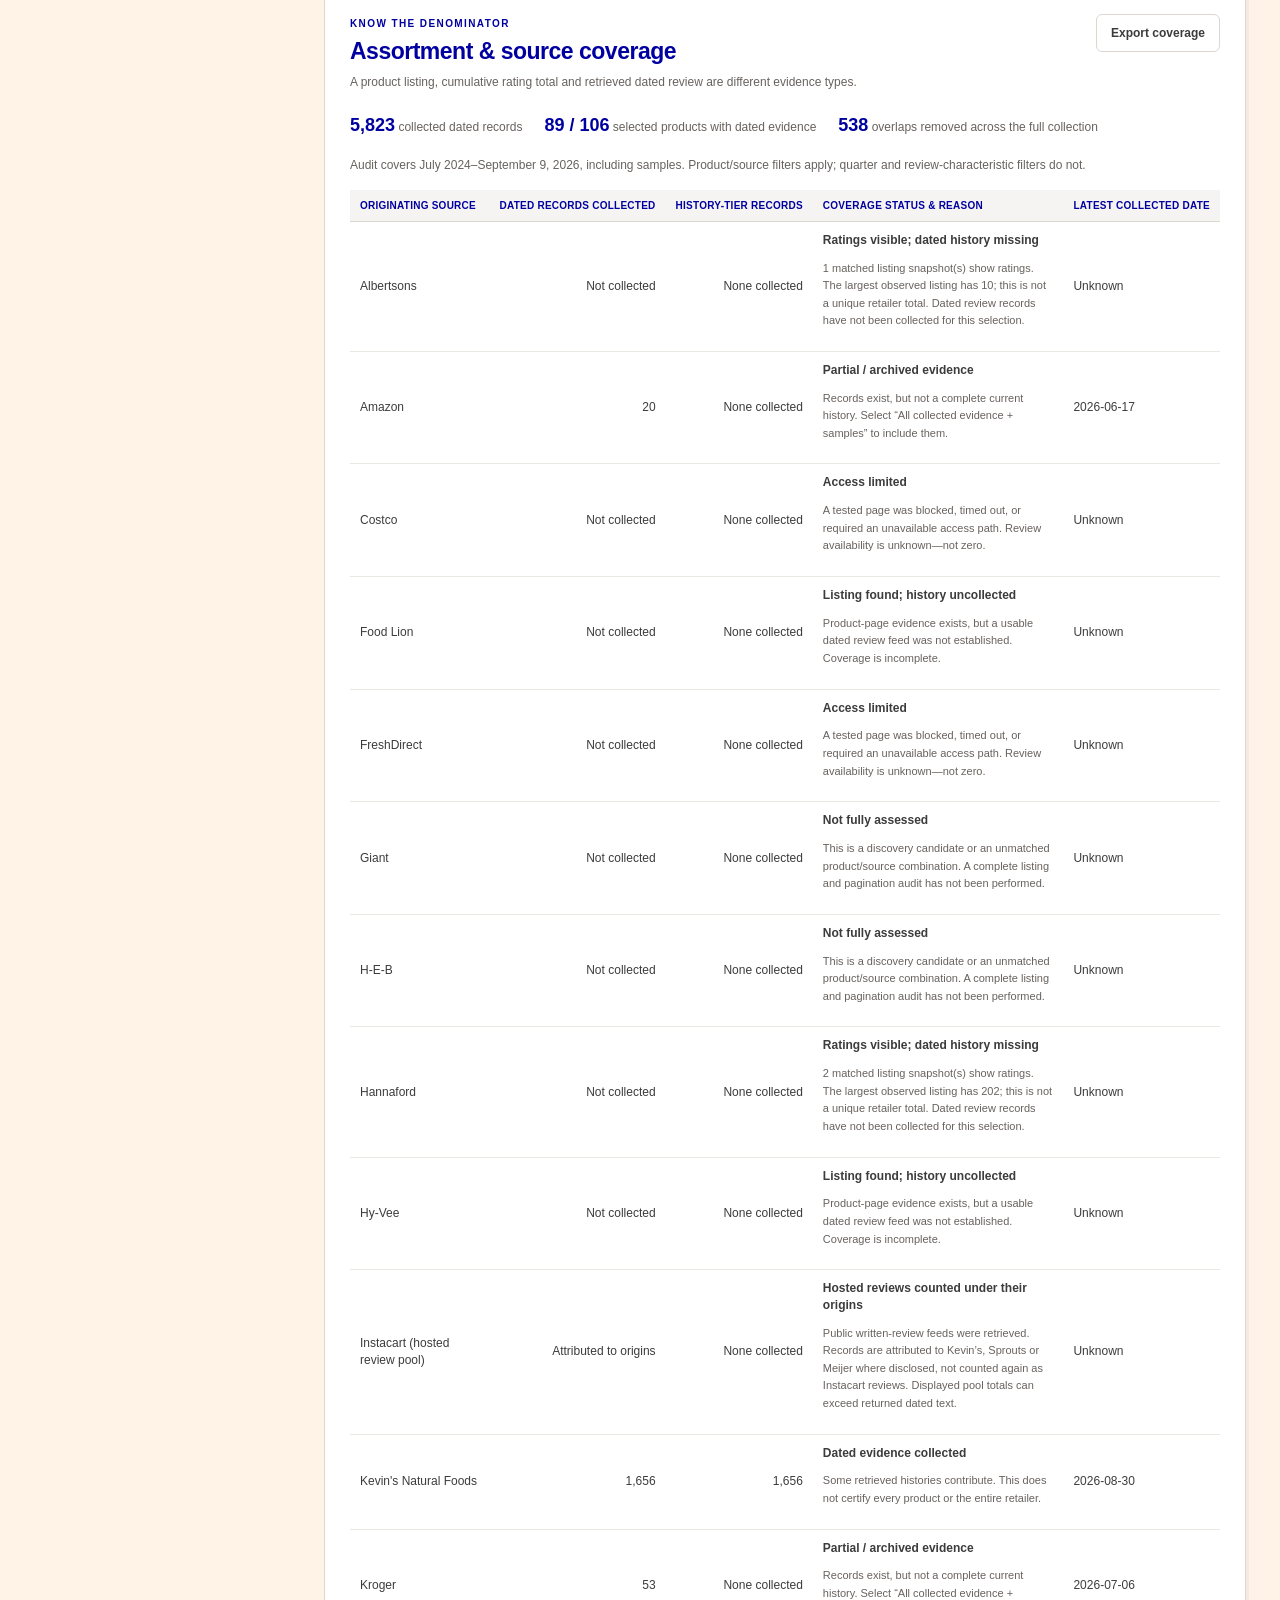
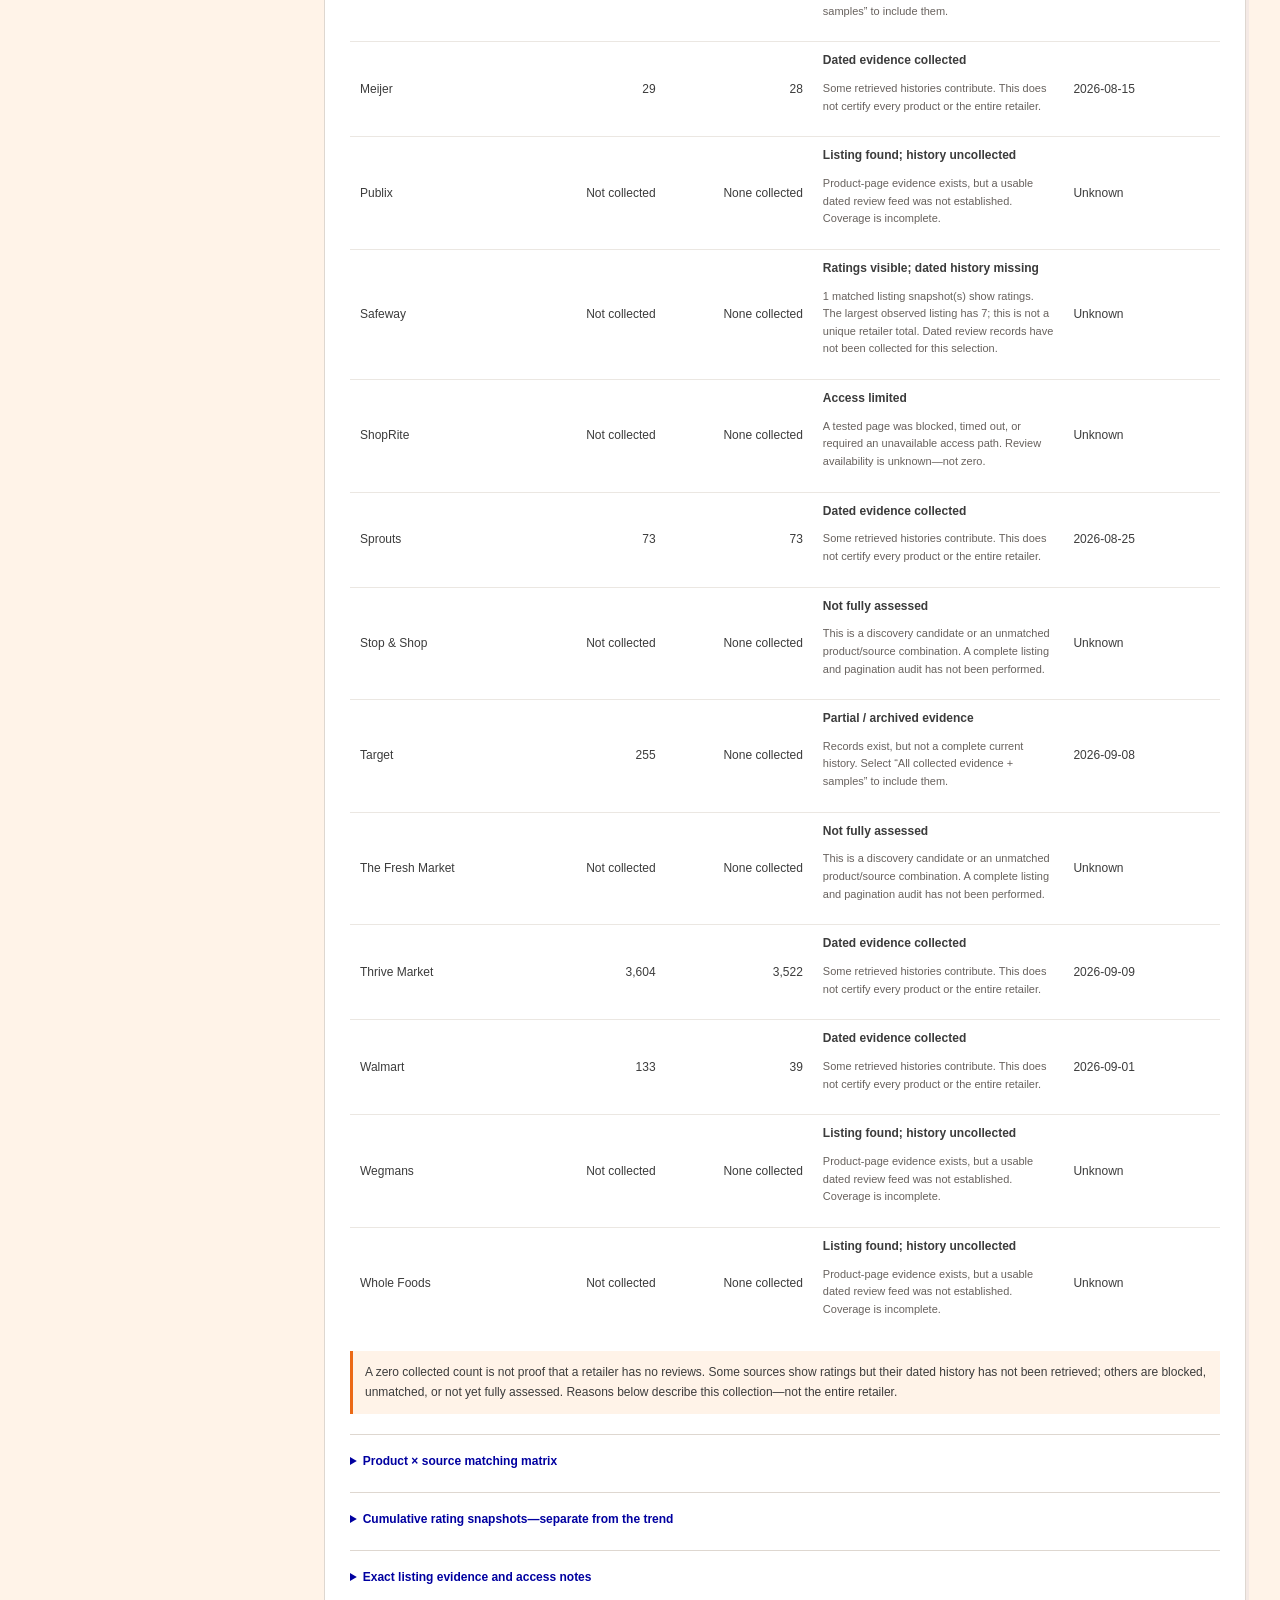
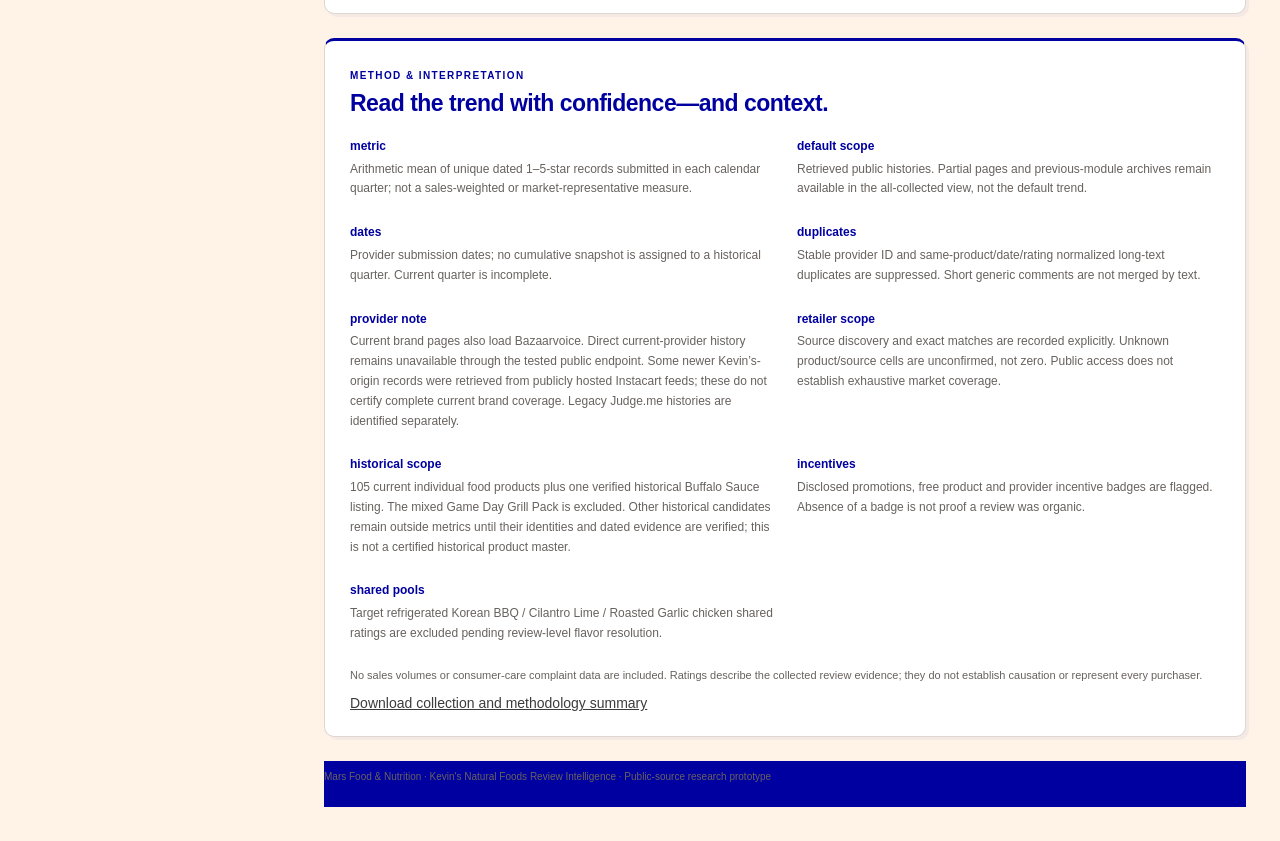
<file: portfolio.html>
<!doctype html>
<html lang="en">
<head>
  <meta charset="utf-8"><meta name="viewport" content="width=device-width, initial-scale=1">
  <meta name="description" content="Quarterly consumer rating trends across the Kevin's Natural Foods portfolio, with transparent product and retailer coverage.">
  <meta name="theme-color" content="#0000A0"><title>Portfolio Trends | KNF Review Intelligence</title>
  <link rel="stylesheet" href="styles.css"><link rel="stylesheet" href="portfolio.css">
</head>
<body class="portfolio-page filters-collapsed">
  <a class="skip-link" href="#workspace">Skip to dashboard</a>
  <header class="topbar">
    <a class="identity" href="portfolio.html"><img src="brand/better-food-text.png" alt="Better food today. A better world tomorrow."><span class="identity-divider"></span><span><strong>Review Intelligence</strong><small>Whole portfolio</small></span></a>
    <nav aria-label="Portfolio sections"><a href="#trend">Trend</a><a href="#breakdown">Explore</a><a href="#coverage">Coverage</a><a href="#method">Method</a></nav>
    <div class="top-actions"><div class="use-case-switch" aria-label="Analysis module"><a href="index.html">Beef HMR</a><a href="stir-fry.html">Stir Fry</a><a href="portfolio.html" aria-current="page">Portfolio</a></div></div>
  </header>
  <button id="toggleFilters" class="p-mobile-filters" type="button" aria-expanded="false" aria-controls="portfolioFilters">Show filters</button>
  <div class="app-shell">
    <aside id="portfolioFilters" class="filter-rail" aria-label="Portfolio filters">
      <div class="rail-brand"><img src="brand/logo-lockup.png" alt="Mars Food and Nutrition"></div>
      <div class="filter-header"><div><span class="kicker">Current view</span><strong id="viewCount">Loading…</strong></div><button id="reset" class="text-button" type="button">Reset</button></div>
      <fieldset class="filter-group"><legend>Timeframe</legend><select id="window" aria-label="Completed quarters"><option value="8">Last 8 completed quarters</option><option value="6">Last 6 completed quarters</option></select><label class="inline-check p-check"><input id="qtd" type="checkbox" checked><span>Include current quarter to date</span></label><small class="filter-context">Current quarter is incomplete and shown separately. Uncheck to remove it.</small></fieldset>
      <fieldset class="filter-group"><legend>Evidence scope</legend><select id="evidence" aria-label="Evidence scope"><option value="history">Retrieved public histories</option><option value="all">All collected evidence + samples</option></select><small class="filter-context">The broader view includes incomplete retailer samples and earlier archives. It can change the mix, not just the volume.</small></fieldset>
      <fieldset class="filter-group"><legend>Product category</legend><div id="category" class="p-multi"></div></fieldset>
      <fieldset class="filter-group"><legend>Product</legend><div id="product" class="p-multi"></div><label class="inline-check p-check"><input id="currentOnly" type="checkbox"><span>Current assortment only</span></label></fieldset>
      <fieldset class="filter-group"><legend>Originating source</legend><div id="source" class="p-multi"></div><small class="filter-context">Syndicated copies are counted once. “Not collected” does not mean reviews do not exist. See coverage reasons below.</small></fieldset>
      <fieldset class="filter-group"><legend>Format</legend><div id="format" class="p-multi"></div><small class="filter-context">Selections within a group are combined; different groups intersect. None selected means no results.</small></fieldset>
      <fieldset class="filter-group"><legend>Calculation</legend><select id="weighting" aria-label="Calculation"><option value="reviews">Review-weighted average</option><option value="products">Equal-product average</option><option value="comparable">Comparable product/source cells</option></select><small id="weightNote" class="filter-context">Each unique dated rating gets one vote.</small></fieldset>
      <fieldset class="filter-group"><legend>Review characteristics</legend><label class="inline-check"><input id="incentives" type="checkbox"><span>Exclude disclosed incentives</span></label><label class="inline-check p-check"><input id="written" type="checkbox"><span>Written reviews only</span></label></fieldset>
      <p class="filter-context">Point-in-time research · September 9, 2026<br>No recurring collection feed.</p>
    </aside>
    <main id="workspace" class="p-workspace">
      <div id="loadStatus" role="status" class="p-status">Loading portfolio evidence…</div>
      <section class="p-hero"><span class="kicker">Kevin's Natural Foods · Portfolio Trends</span><h1>The bigger picture.<br><span>One quarter at a time.</span></h1><p>Explore how consumer ratings change across the portfolio—and see the products, sources and review volumes behind every point.</p><div class="p-chips"><span id="assortmentChip">105 current food products</span><span>11 categories</span><span>Public-source evidence</span></div></section>
      <section id="kpis" class="p-kpis" aria-label="Latest completed quarter metrics"></section>
      <section id="trend" class="p-card">
        <div class="p-card-head"><div><span class="kicker">Quarterly consumer ratings</span><h2>Average rating over time</h2><p id="trendSubtitle"></p></div><div class="p-actions"><select id="chartFormat" aria-label="Chart export format"><option value="png">PNG image</option><option value="svg">SVG vector</option></select><button id="exportChart" class="button button-secondary" type="button">Export chart</button><button id="exportQuarter" class="button button-primary" type="button">Export quarterly CSV</button></div></div>
        <div class="p-chart-controls"><label>Compare by <select id="overlay" aria-label="Chart overlay"><option value="none">Portfolio only</option><option value="source">Source</option><option value="category">Category</option></select></label><label class="inline-check"><input id="zoom" type="checkbox"><span>Zoom rating axis</span></label></div>
        <div id="chart" class="p-chart" aria-label="Quarterly ratings chart"></div><div id="legend" class="p-legend"></div>
        <p id="chartNote" class="p-note"></p>
        <details class="p-details"><summary>Quarterly data table</summary><div id="quarterTable" class="p-table-wrap"></div></details>
      </section>
      <section id="breakdown" class="p-card"><div class="p-card-head"><div><span class="kicker">Dissect the data</span><h2 id="detailTitle">Quarter detail</h2><p>Select a quarter on the chart to inspect its mix.</p></div><label>Detail quarter <select id="detailQuarter" aria-label="Detail quarter"></select></label></div>
        <h3>Rating distribution</h3><div id="ratingDistribution" class="p-table-wrap"></div><div class="p-split"><div><h3>By category</h3><div id="categoryTable" class="p-table-wrap"></div></div><div><h3>By source</h3><div id="sourceTable" class="p-table-wrap"></div></div></div><h3>Product contribution</h3><div id="productTable" class="p-table-wrap p-scroll-table"></div>
      </section>
      <section class="p-card" id="reviews"><div class="p-card-head"><div><span class="kicker">Evidence explorer</span><h2>Read the underlying reviews</h2><p id="reviewCount"></p></div><button id="exportReviews" class="button button-secondary" type="button">Export filtered reviews</button></div><div class="p-search"><label for="reviewSearch">Search selected quarter</label><input id="reviewSearch" type="search" placeholder="Search review text or product…"><label for="starFilter">Stars</label><select id="starFilter"><option value="all">All ratings</option><option value="low">1–2 stars</option><option value="3">3 stars</option><option value="4">4 stars</option><option value="5">5 stars</option></select></div><div id="reviewList"></div><button id="moreReviews" class="button button-secondary" type="button">Show more reviews</button></section>
      <section id="coverage" class="p-card"><div class="p-card-head"><div><span class="kicker">Know the denominator</span><h2>Assortment & source coverage</h2><p>A product listing, cumulative rating total and retrieved dated review are different evidence types.</p></div><button id="exportCoverage" class="button button-secondary" type="button">Export coverage</button></div><div id="coverageSummary" class="p-coverage-summary"></div><div id="sourceCoverage" class="p-table-wrap"></div>
        <p class="p-coverage-warning">A zero collected count is not proof that a retailer has no reviews. Some sources show ratings but their dated history has not been retrieved; others are blocked, unmatched, or not yet fully assessed. Reasons below describe this collection—not the entire retailer.</p><details class="p-details"><summary>Product × source matching matrix</summary><p class="p-note">— means no exact match established in this audit, not zero reviews or no distribution. Filter category/product/source above to narrow the matrix.</p><div id="matrix" class="p-table-wrap p-matrix"></div></details>
        <details class="p-details"><summary>Cumulative rating snapshots—separate from the trend</summary><p class="p-note">These are current or retained provider totals, not quarterly submissions. Counts can overlap across syndicated sources and shared product pools; do not add them into the trend.</p><div id="snapshots" class="p-table-wrap p-scroll-table"></div></details>
        <details class="p-details"><summary>Exact listing evidence and access notes</summary><div id="listingTable" class="p-table-wrap p-scroll-table"></div></details>
      </section>
      <section id="method" class="p-card"><span class="kicker">Method & interpretation</span><h2>Read the trend with confidence—and context.</h2><div id="methodText" class="p-method"></div><p class="p-note">No sales volumes or consumer-care complaint data are included. Ratings describe the collected review evidence; they do not establish causation or represent every purchaser.</p><a href="downloads/KNF_Portfolio_Trends_Collection_Summary.md" target="_blank" rel="noopener">Download collection and methodology summary</a></section>
      <footer class="p-footer">Mars Food & Nutrition · Kevin's Natural Foods Review Intelligence · Public-source research prototype</footer>
    </main>
  </div>
  <script type="module" src="portfolio.js"></script>
</body></html>
</file>
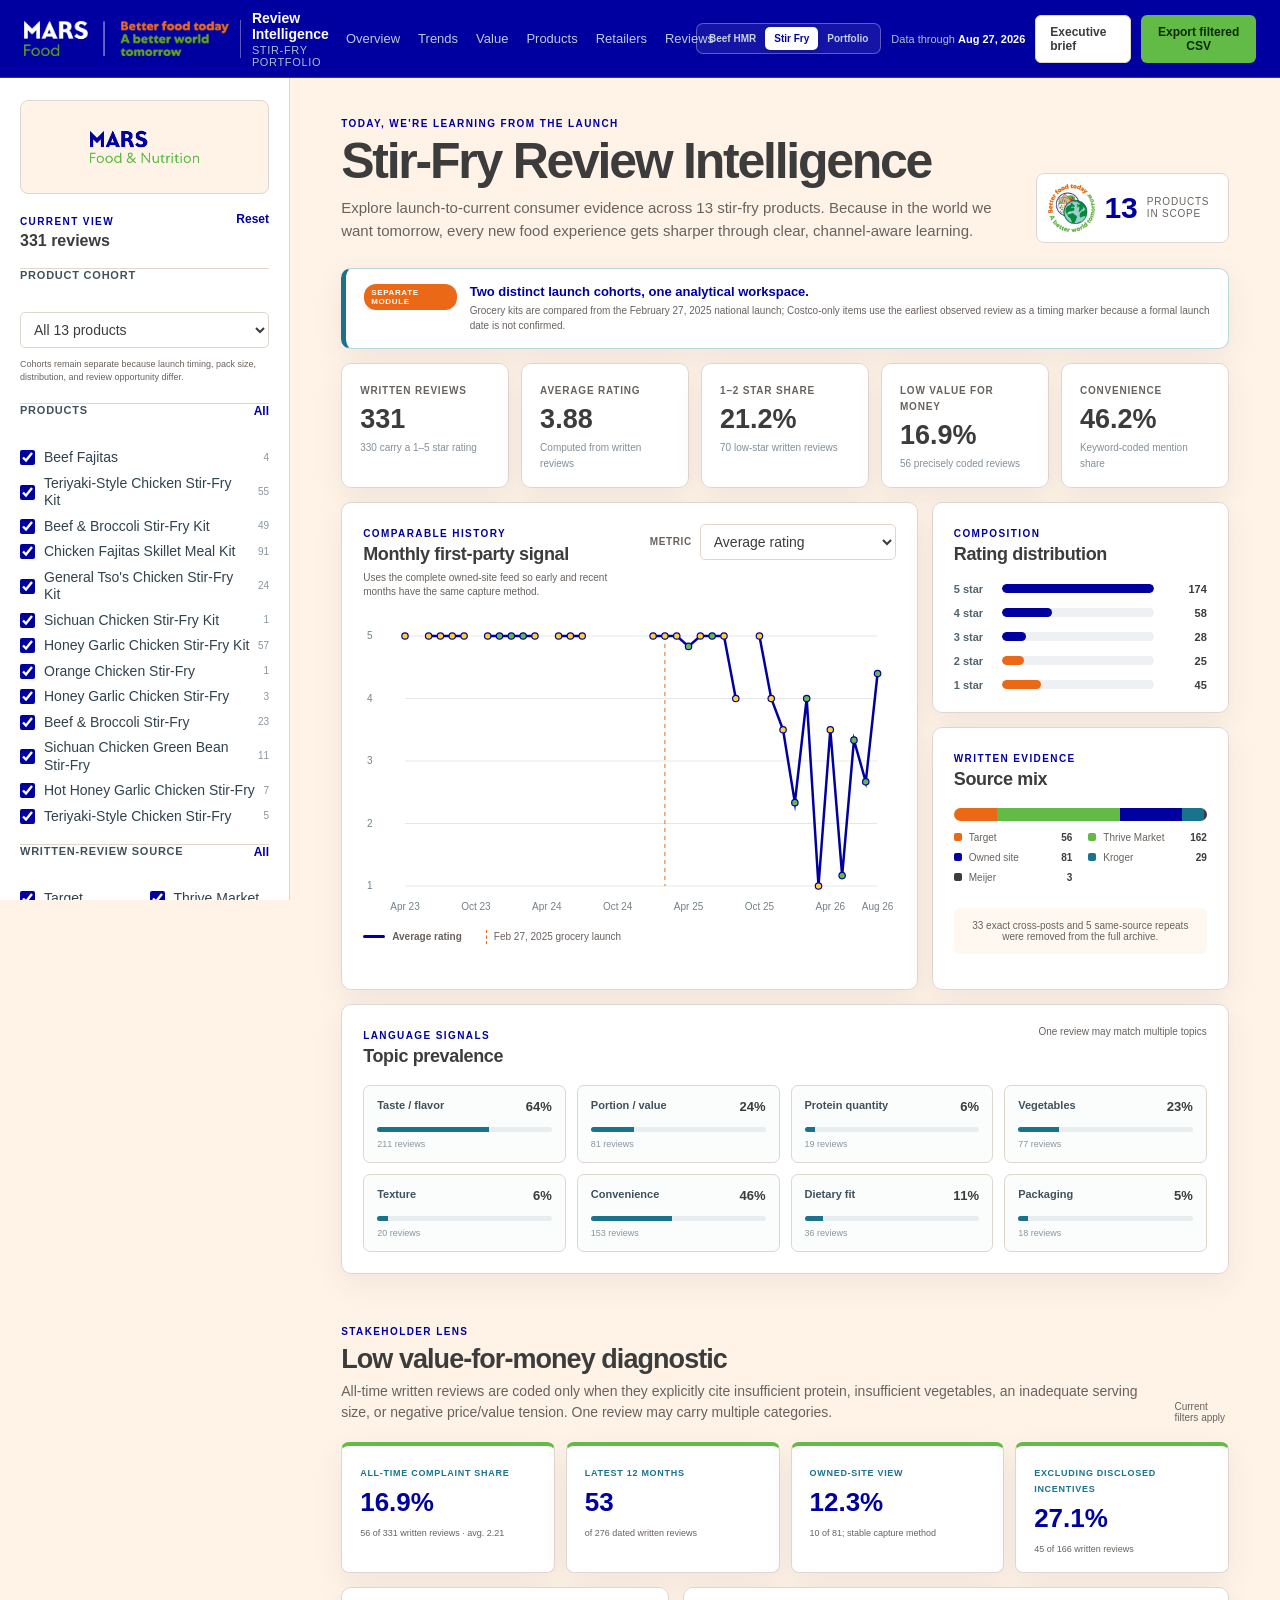
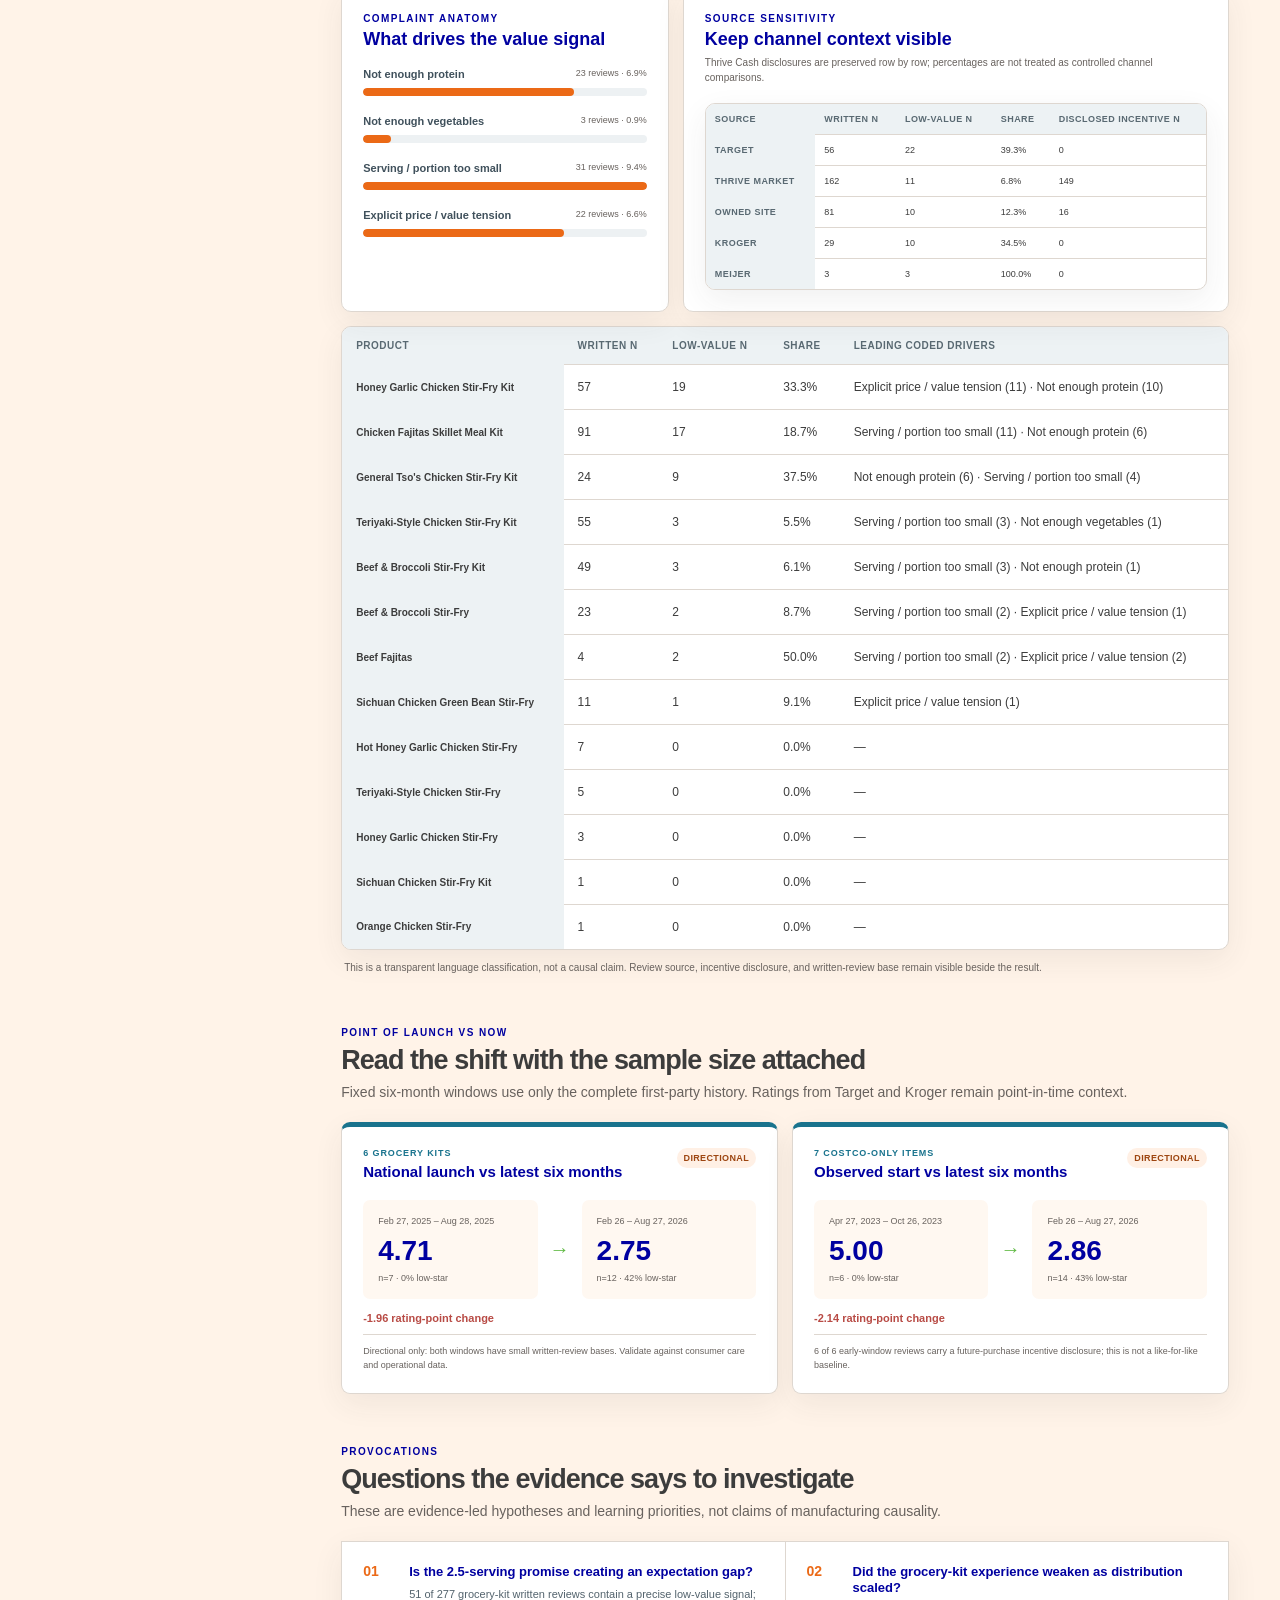
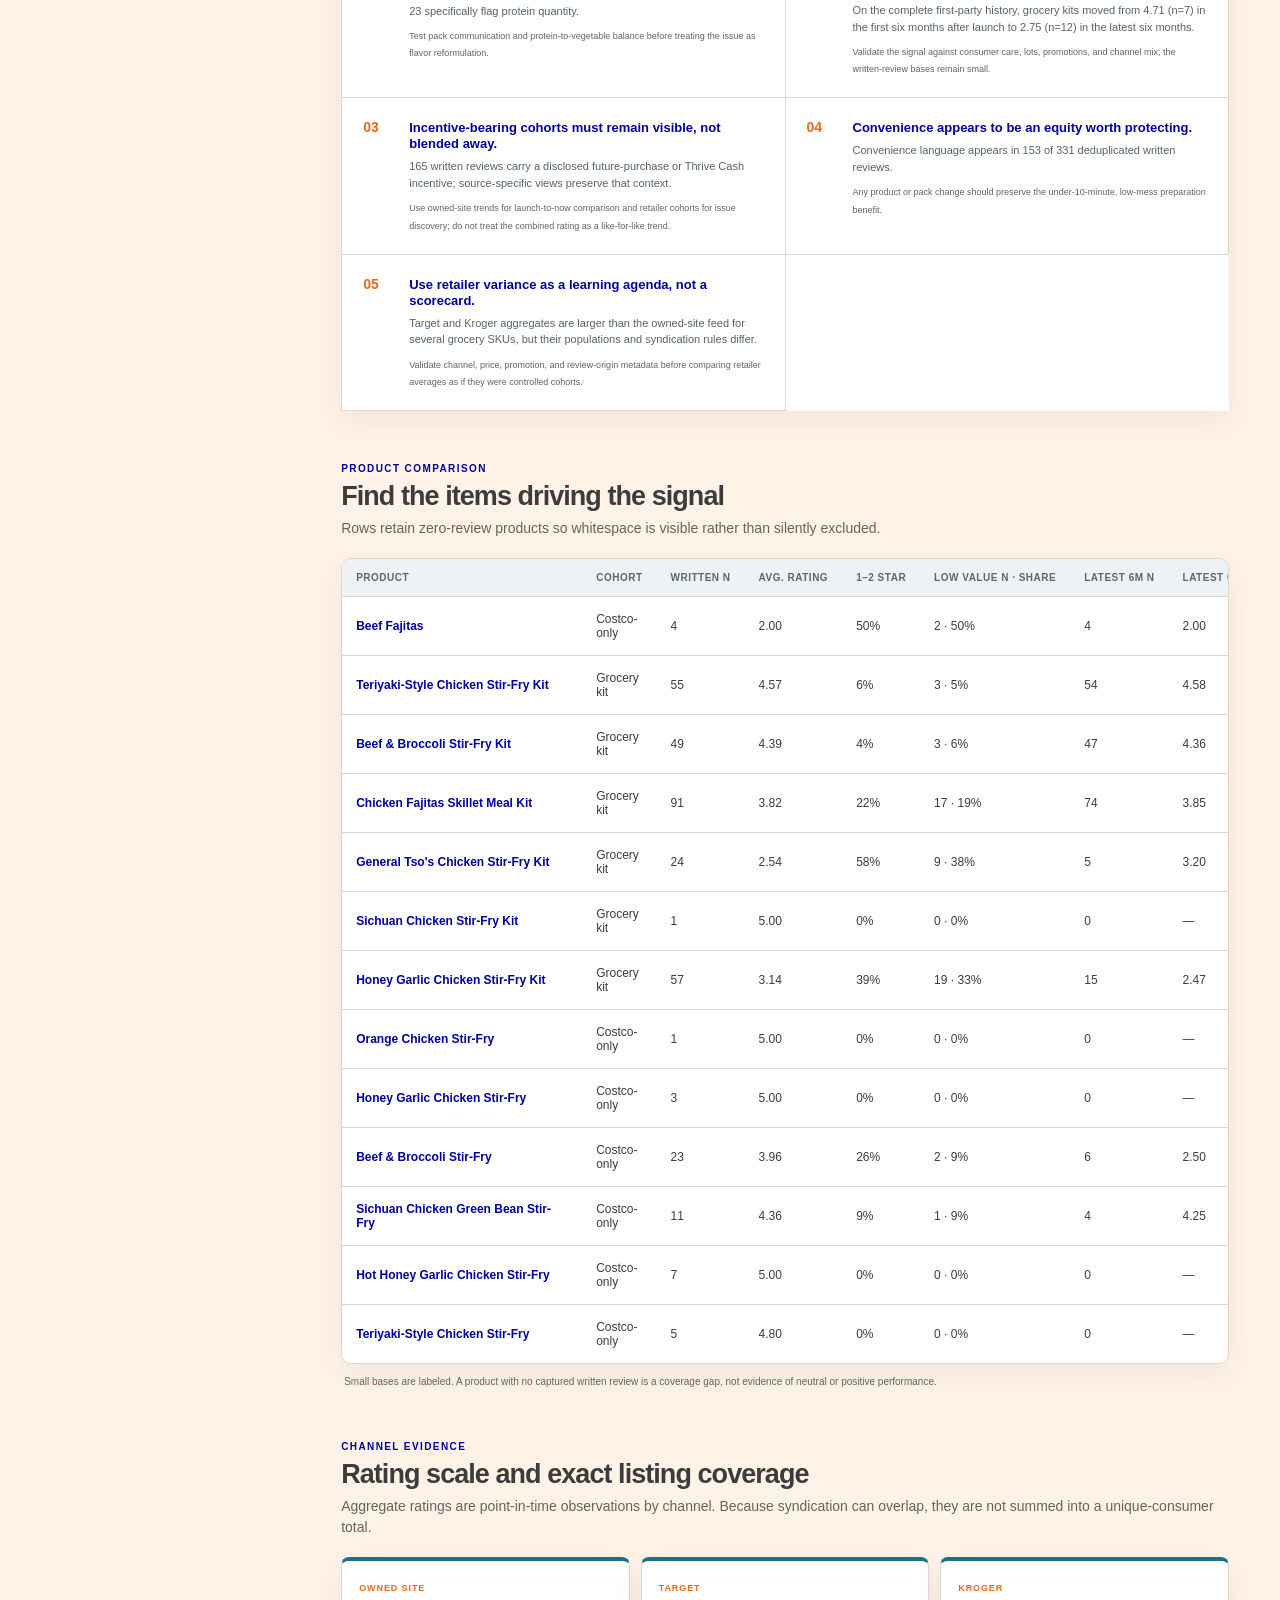
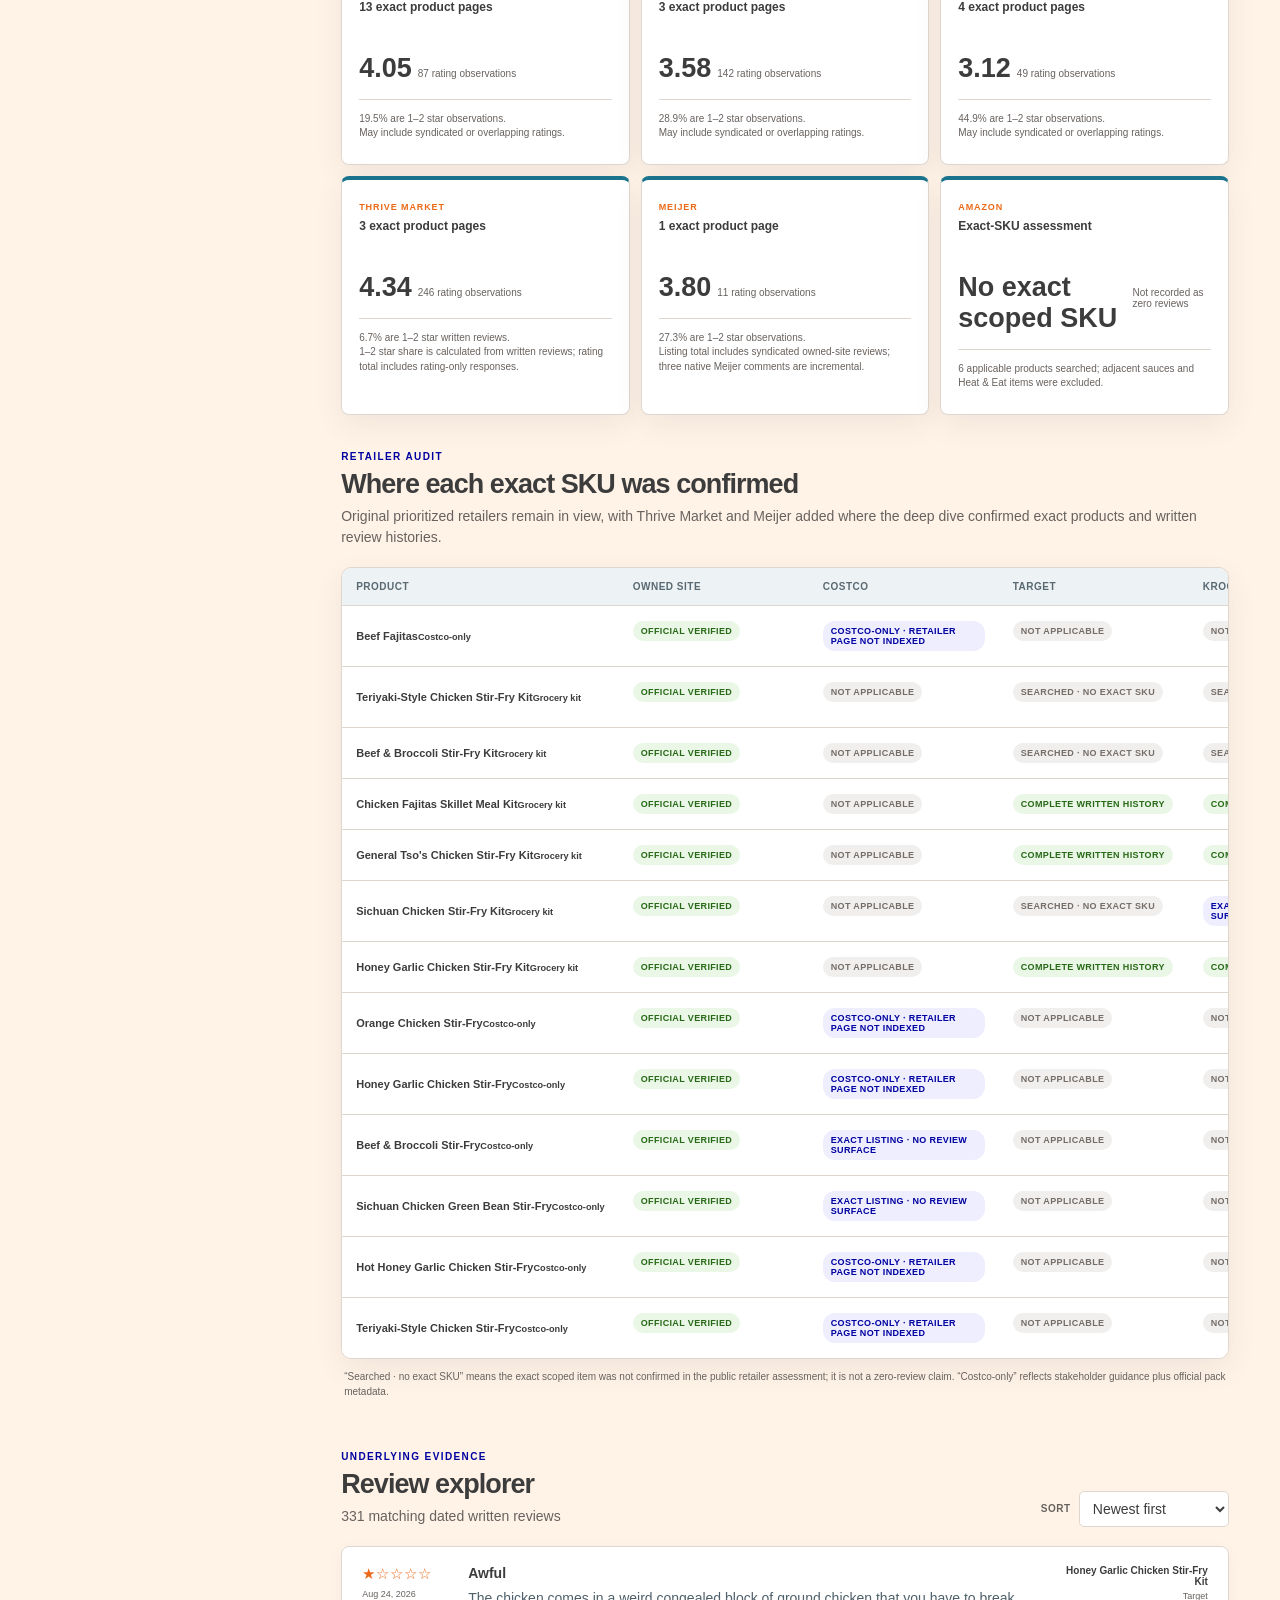
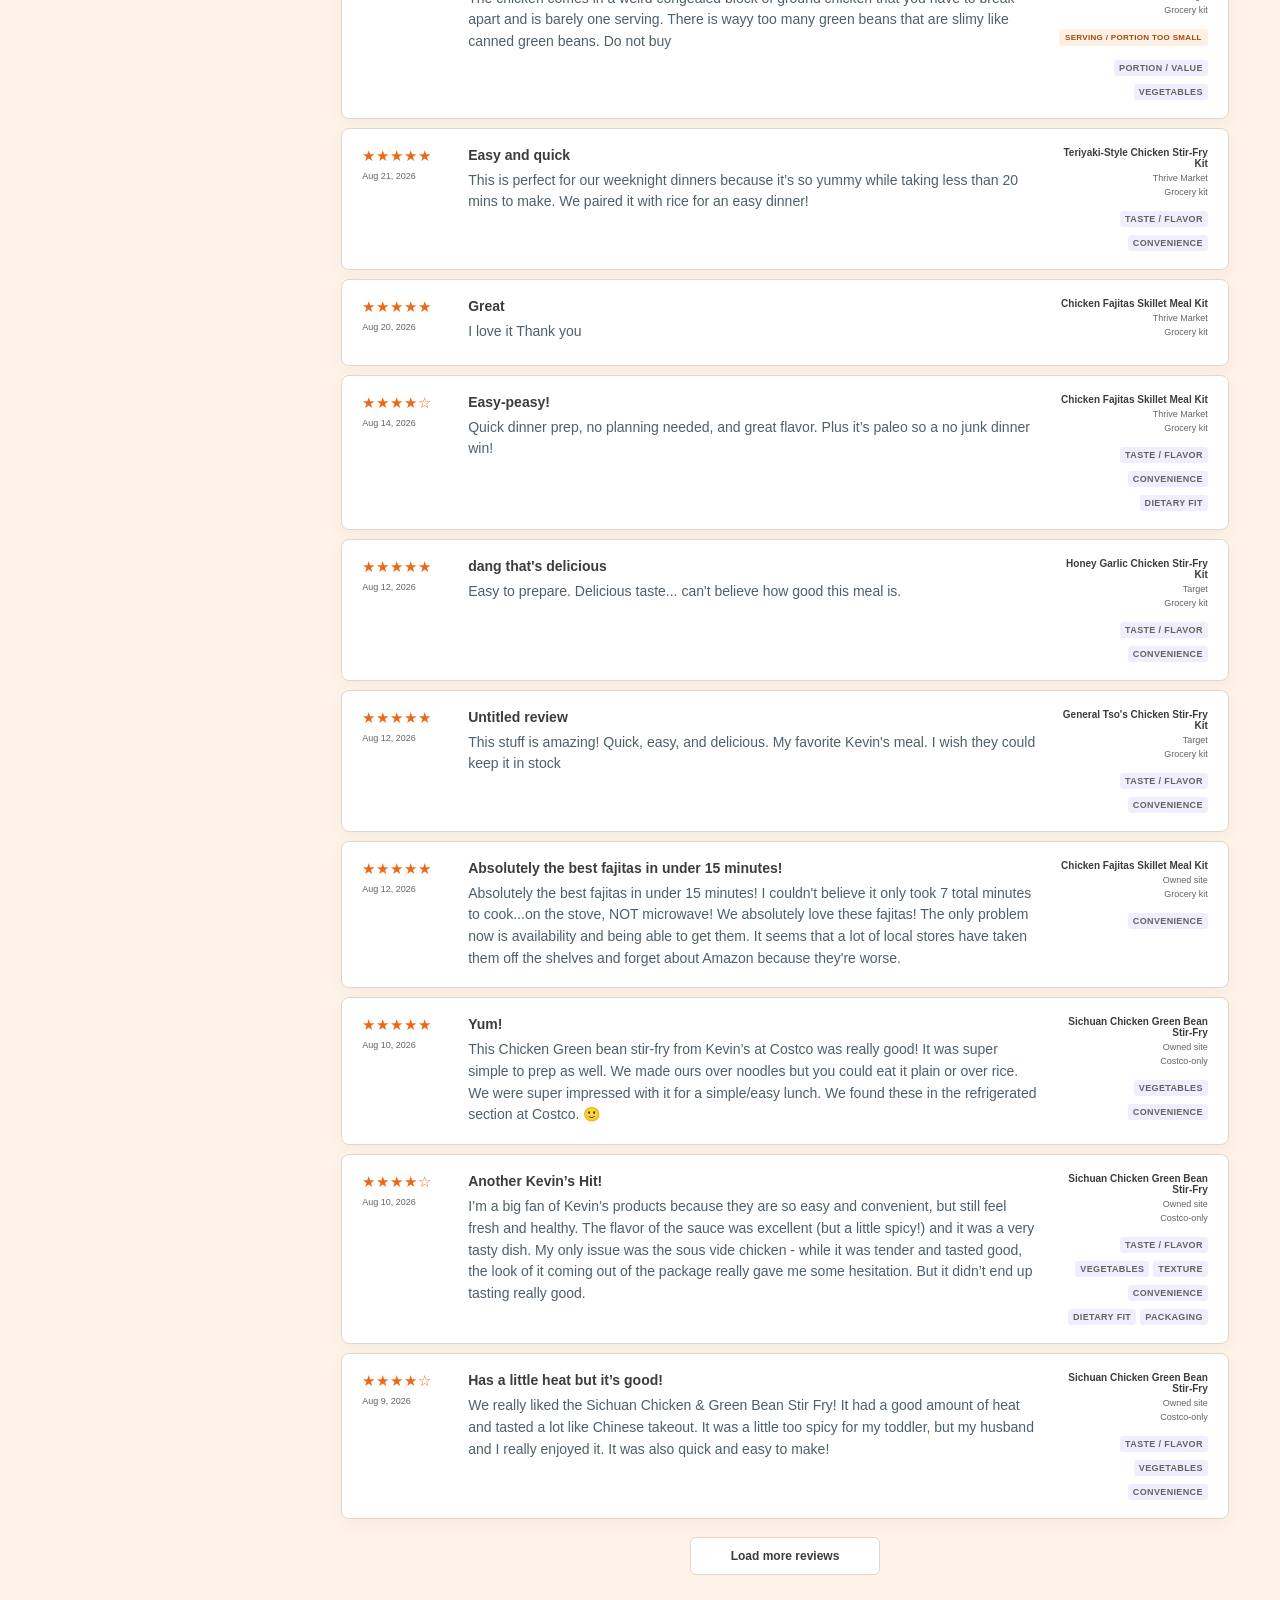
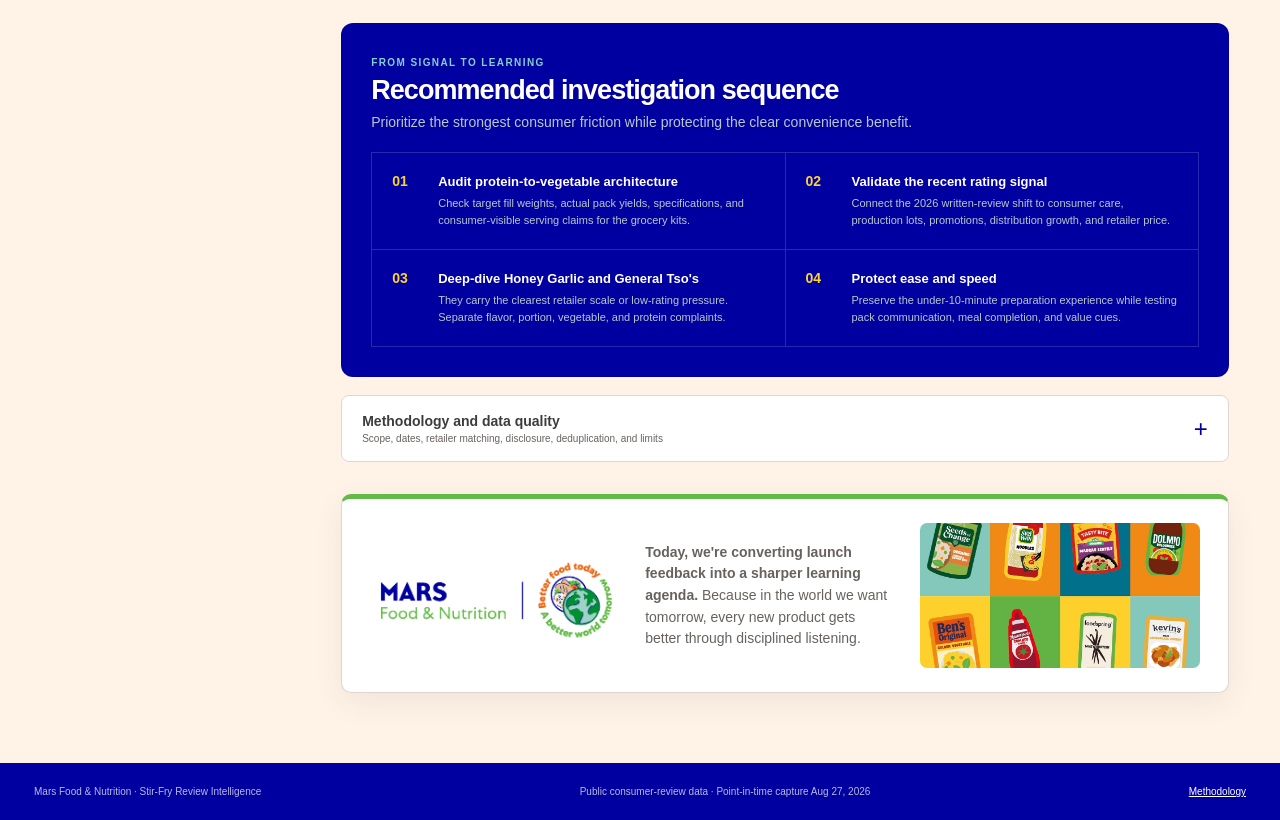
<file: stir-fry.html>
<!doctype html>
<html lang="en">
<head>
  <meta charset="utf-8">
  <meta name="viewport" content="width=device-width, initial-scale=1">
  <meta name="description" content="Interactive launch-to-current review analysis for 13 Kevin's Natural Foods stir-fry products.">
  <meta name="theme-color" content="#0000A0">
  <title>Stir-Fry Review Intelligence</title>
  <link rel="icon" href="data:image/svg+xml,<svg xmlns=%22http://www.w3.org/2000/svg%22 viewBox=%220 0 32 32%22><rect width=%2232%22 height=%2232%22 rx=%226%22 fill=%22%230000A0%22/><circle cx=%2216%22 cy=%2216%22 r=%226%22 fill=%22%2362BB46%22/></svg>">
  <link rel="stylesheet" href="styles.css">
</head>
<body class="stir-fry-page">
  <a class="skip-link" href="#workspace">Skip to dashboard</a>
  <div id="loading" class="loading-screen" role="status"><div class="loader"></div><p>Loading stir-fry evidence…</p></div>

  <header class="topbar">
    <a class="identity" href="#overview" aria-label="Mars Food and Nutrition Review Intelligence home">
      <img src="brand/better-food-text.png" alt="Mars Food - Better food today. A better world tomorrow.">
      <span class="identity-divider" aria-hidden="true"></span>
      <span><strong>Review Intelligence</strong><small>Stir-fry portfolio</small></span>
    </a>
    <nav aria-label="Dashboard sections">
      <a href="#overview">Overview</a>
      <a href="#trends">Trends</a>
      <a href="#value">Value</a>
      <a href="#products">Products</a>
      <a href="#retailers">Retailers</a>
      <a href="#reviews">Reviews</a>
    </nav>
    <div class="top-actions">
      <div class="use-case-switch" aria-label="Analysis module">
        <a href="index.html">Beef HMR</a>
        <a href="stir-fry.html" aria-current="page">Stir Fry</a>
        <a href="portfolio.html">Portfolio</a>
      </div>
      <span class="data-date">Data through <strong>Aug 27, 2026</strong></span>
      <a class="button button-secondary" href="downloads/KNF_Stir_Fry_Executive_One_Pager_2026-08-27.pdf" target="_blank" rel="noopener">Executive brief</a>
      <button id="exportCsv" class="button button-primary" type="button">Export filtered CSV</button>
    </div>
  </header>

  <div class="app-shell">
    <aside class="filter-rail" aria-label="Stir-fry dashboard filters">
      <div class="rail-brand"><img src="brand/logo-lockup.png" alt="Mars Food and Nutrition"></div>
      <div class="filter-header">
        <div><span class="kicker">Current view</span><strong id="viewCount">— reviews</strong></div>
        <button id="resetFilters" class="text-button" type="button">Reset</button>
      </div>

      <fieldset class="filter-group">
        <legend>Product cohort</legend>
        <select id="cohortFilter" aria-label="Product cohort">
          <option value="all">All 13 products</option>
          <option value="grocery">6 grocery kits</option>
          <option value="costco_only">7 Costco-only items</option>
        </select>
        <small class="filter-context">Cohorts remain separate because launch timing, pack size, distribution, and review opportunity differ.</small>
      </fieldset>

      <fieldset class="filter-group">
        <legend>Products <button class="select-link" type="button" data-select="products">All</button></legend>
        <div id="productFilters" class="check-list"></div>
      </fieldset>

      <fieldset class="filter-group">
        <legend>Written-review source <button class="select-link" type="button" data-select="sources">All</button></legend>
        <div id="sourceFilters" class="check-list compact"></div>
        <small class="filter-context">Retailer rating totals are shown separately and are never added to written-review counts.</small>
      </fieldset>

      <fieldset class="filter-group">
        <legend>Star rating</legend>
        <div class="rating-filter">
          <label><input type="checkbox" name="rating" value="1" checked><span>1</span></label>
          <label><input type="checkbox" name="rating" value="2" checked><span>2</span></label>
          <label><input type="checkbox" name="rating" value="3" checked><span>3</span></label>
          <label><input type="checkbox" name="rating" value="4" checked><span>4</span></label>
          <label><input type="checkbox" name="rating" value="5" checked><span>5</span></label>
          <label><input type="checkbox" name="rating" value="0" checked><span>Unrated</span></label>
        </div>
      </fieldset>

      <fieldset class="filter-group">
        <legend>Review topic</legend>
        <select id="topicFilter" aria-label="Review topic">
          <option value="all">All topics</option>
          <option value="taste">Taste / flavor</option>
          <option value="portion_value">Portion / value</option>
          <option value="protein_quantity">Protein quantity</option>
          <option value="vegetables">Vegetables</option>
          <option value="texture">Texture</option>
          <option value="convenience">Convenience</option>
          <option value="dietary_fit">Dietary fit</option>
          <option value="packaging">Packaging</option>
        </select>
        <label class="inline-check filter-value-check"><input id="onlyLowValue" type="checkbox"><span>Only low value-for-money reviews</span></label>
      </fieldset>

      <fieldset class="filter-group">
        <legend>Disclosure</legend>
        <label class="inline-check"><input id="excludeIncentive" type="checkbox"><span>Exclude disclosed incentives</span></label>
        <label class="inline-check"><input id="excludeSponsored" type="checkbox"><span>Exclude self-disclosed sponsored reviews</span></label>
        <small class="filter-context">Future-purchase and Thrive Cash disclosures are tracked; explicit sponsorship remains separate.</small>
      </fieldset>

      <div class="filter-group">
        <label for="searchReviews">Search review text</label>
        <div class="search-box"><span aria-hidden="true">⌕</span><input id="searchReviews" type="search" placeholder="Try “portion” or “green beans”"></div>
      </div>

      <div class="rail-note">
        <span class="status-dot"></span>
        <p><strong>Exact 13-product scope</strong><br>Six grocery kits launched nationally in February 2025. Seven larger-format items are managed as a separate Costco-only cohort.</p>
      </div>
    </aside>

    <main id="workspace" class="workspace">
      <section id="overview" class="intro panel-anchor">
        <div>
          <span class="kicker">Today, we're learning from the launch</span>
          <h1>Stir-Fry Review Intelligence</h1>
          <p>Explore launch-to-current consumer evidence across 13 stir-fry products. Because in the world we want tomorrow, every new food experience gets sharper through clear, channel-aware learning.</p>
        </div>
        <div class="scope-badge"><img src="brand/globe-badge.png" alt=""><strong>13</strong><span>products in scope</span></div>
      </section>

      <section class="portfolio-alert" aria-label="Scope note">
        <span class="benchmark-chip">Separate module</span>
        <div><strong>Two distinct launch cohorts, one analytical workspace.</strong><p>Grocery kits are compared from the February 27, 2025 national launch; Costco-only items use the earliest observed review as a timing marker because a formal launch date is not confirmed.</p></div>
      </section>

      <section class="kpi-grid" aria-label="Filtered view metrics">
        <article class="kpi-card"><span>Written reviews</span><strong id="kpiReviews">—</strong><small id="kpiCoverage">Deduplicated dated comments</small></article>
        <article class="kpi-card"><span>Average rating</span><strong id="kpiRating">—</strong><small>Computed from written reviews</small></article>
        <article class="kpi-card"><span>1–2 star share</span><strong id="kpiLow">—</strong><small id="kpiLowNote">— reviews</small></article>
        <article class="kpi-card"><span>Low value for money</span><strong id="kpiValue">—</strong><small id="kpiValueNote">Precise complaint coding</small></article>
        <article class="kpi-card"><span>Convenience</span><strong id="kpiConvenience">—</strong><small>Keyword-coded mention share</small></article>
      </section>

      <section id="trends" class="dashboard-grid panel-anchor">
        <article class="panel panel-wide trend-panel">
          <div class="panel-heading">
            <div><span class="kicker">Comparable history</span><h2>Monthly first-party signal</h2><p class="panel-description">Uses the complete owned-site feed so early and recent months have the same capture method.</p></div>
            <div class="control-row"><label for="trendMetric">Metric</label><select id="trendMetric"><option value="rating">Average rating</option><option value="low">1–2 star share</option><option value="volume">Review volume</option><option value="low_value">Low-value complaints</option></select></div>
          </div>
          <div class="chart-wrap"><canvas id="trendChart" role="img" aria-label="Monthly first-party review trend"></canvas><div id="chartTooltip" class="chart-tooltip" hidden></div></div>
          <div class="chart-legend"><span><i class="legend-line"></i><b id="trendLegend">Average rating</b></span><span class="legend-cutoff"><i></i>Feb 27, 2025 grocery launch</span></div>
          <div id="trendTable" class="sr-only" aria-live="polite"></div>
        </article>

        <article class="panel distribution-panel"><div class="panel-heading"><div><span class="kicker">Composition</span><h2>Rating distribution</h2></div></div><div id="ratingDistribution" class="bar-list"></div></article>
        <article class="panel source-panel"><div class="panel-heading"><div><span class="kicker">Written evidence</span><h2>Source mix</h2></div></div><div id="sourceMix" class="source-mix"></div></article>
        <article class="panel themes-panel"><div class="panel-heading"><div><span class="kicker">Language signals</span><h2>Topic prevalence</h2></div><span class="panel-note">One review may match multiple topics</span></div><div id="themeBars" class="theme-grid stir-theme-grid"></div></article>
      </section>

      <section class="section-block panel-anchor" id="value">
        <div class="section-heading"><div><span class="kicker">Stakeholder lens</span><h2>Low value-for-money diagnostic</h2><p>All-time written reviews are coded only when they explicitly cite insufficient protein, insufficient vegetables, an inadequate serving size, or negative price/value tension. One review may carry multiple categories.</p></div><span class="panel-note">Current filters apply</span></div>
        <div id="valueSummary" class="value-summary" aria-label="Value-for-money summary"></div>
        <div class="value-grid">
          <article class="panel value-category-panel"><div class="panel-heading"><div><span class="kicker">Complaint anatomy</span><h3>What drives the value signal</h3></div></div><div id="valueCategoryBars" class="value-bars"></div></article>
          <article class="panel value-source-panel"><div class="panel-heading"><div><span class="kicker">Source sensitivity</span><h3>Keep channel context visible</h3><p class="panel-description">Thrive Cash disclosures are preserved row by row; percentages are not treated as controlled channel comparisons.</p></div></div><div class="table-shell compact-table"><table><thead><tr><th scope="col">Source</th><th scope="col">Written n</th><th scope="col">Low-value n</th><th scope="col">Share</th><th scope="col">Disclosed incentive n</th></tr></thead><tbody id="valueSourceRows"></tbody></table></div></article>
        </div>
        <div class="table-shell value-product-shell"><table><thead><tr><th scope="col">Product</th><th scope="col">Written n</th><th scope="col">Low-value n</th><th scope="col">Share</th><th scope="col">Leading coded drivers</th></tr></thead><tbody id="valueProductRows"></tbody></table></div>
        <p class="table-note">This is a transparent language classification, not a causal claim. Review source, incentive disclosure, and written-review base remain visible beside the result.</p>
      </section>

      <section class="section-block panel-anchor" id="launchComparison">
        <div class="section-heading"><div><span class="kicker">Point of launch vs now</span><h2>Read the shift with the sample size attached</h2><p>Fixed six-month windows use only the complete first-party history. Ratings from Target and Kroger remain point-in-time context.</p></div></div>
        <div id="cohortComparison" class="cohort-comparison"></div>
      </section>

      <section class="section-block" id="provocations">
        <div class="section-heading"><div><span class="kicker">Provocations</span><h2>Questions the evidence says to investigate</h2><p>These are evidence-led hypotheses and learning priorities, not claims of manufacturing causality.</p></div></div>
        <div id="provocationGrid" class="provocation-grid"></div>
      </section>

      <section id="products" class="section-block panel-anchor">
        <div class="section-heading"><div><span class="kicker">Product comparison</span><h2>Find the items driving the signal</h2><p>Rows retain zero-review products so whitespace is visible rather than silently excluded.</p></div></div>
        <div class="table-shell"><table id="stirProductTable"><thead><tr><th scope="col">Product</th><th scope="col">Cohort</th><th scope="col">Written n</th><th scope="col">Avg. rating</th><th scope="col">1–2 star</th><th scope="col">Low value n · share</th><th scope="col">Latest 6m n</th><th scope="col">Latest 6m avg.</th><th scope="col">Primary signal</th><th scope="col">Evidence status</th></tr></thead><tbody></tbody></table></div>
        <p class="table-note">Small bases are labeled. A product with no captured written review is a coverage gap, not evidence of neutral or positive performance.</p>
      </section>

      <section id="retailers" class="section-block panel-anchor">
        <div class="section-heading"><div><span class="kicker">Channel evidence</span><h2>Rating scale and exact listing coverage</h2><p>Aggregate ratings are point-in-time observations by channel. Because syndication can overlap, they are not summed into a unique-consumer total.</p></div></div>
        <div id="channelSnapshots" class="snapshot-grid stir-snapshot-grid"></div>
        <div class="section-heading snapshot-heading"><div><span class="kicker">Retailer audit</span><h2>Where each exact SKU was confirmed</h2><p>Original prioritized retailers remain in view, with Thrive Market and Meijer added where the deep dive confirmed exact products and written review histories.</p></div></div>
        <div class="table-shell coverage-shell"><table id="stirCoverageTable"><thead><tr><th scope="col">Product</th><th scope="col">Owned site</th><th scope="col">Costco</th><th scope="col">Target</th><th scope="col">Kroger</th><th scope="col">Publix</th><th scope="col">Albertsons</th><th scope="col">Food Lion</th><th scope="col">Amazon</th><th scope="col">Thrive Market</th><th scope="col">Meijer</th></tr></thead><tbody></tbody></table></div>
        <p class="table-note">“Searched · no exact SKU” means the exact scoped item was not confirmed in the public retailer assessment; it is not a zero-review claim. “Costco-only” reflects stakeholder guidance plus official pack metadata.</p>
      </section>

      <section id="reviews" class="section-block panel-anchor">
        <div class="section-heading review-heading"><div><span class="kicker">Underlying evidence</span><h2>Review explorer</h2><p id="reviewResultLabel">—</p></div><div class="control-row"><label for="reviewSort">Sort</label><select id="reviewSort"><option value="newest">Newest first</option><option value="oldest">Oldest first</option><option value="lowest">Lowest rating</option><option value="highest">Highest rating</option></select></div></div>
        <div id="reviewList" class="review-list"></div>
        <button id="loadMore" class="button button-secondary load-more" type="button">Load more reviews</button>
      </section>

      <section id="actions" class="section-block actions-section panel-anchor">
        <div class="section-heading"><div><span class="kicker">From signal to learning</span><h2>Recommended investigation sequence</h2><p>Prioritize the strongest consumer friction while protecting the clear convenience benefit.</p></div></div>
        <div class="action-grid">
          <article><span>01</span><div><strong>Audit protein-to-vegetable architecture</strong><p>Check target fill weights, actual pack yields, specifications, and consumer-visible serving claims for the grocery kits.</p></div></article>
          <article><span>02</span><div><strong>Validate the recent rating signal</strong><p>Connect the 2026 written-review shift to consumer care, production lots, promotions, distribution growth, and retailer price.</p></div></article>
          <article><span>03</span><div><strong>Deep-dive Honey Garlic and General Tso's</strong><p>They carry the clearest retailer scale or low-rating pressure. Separate flavor, portion, vegetable, and protein complaints.</p></div></article>
          <article><span>04</span><div><strong>Protect ease and speed</strong><p>Preserve the under-10-minute preparation experience while testing pack communication, meal completion, and value cues.</p></div></article>
        </div>
      </section>

      <section id="method" class="method-section">
        <details>
          <summary><span><b>Methodology and data quality</b><small>Scope, dates, retailer matching, disclosure, deduplication, and limits</small></span><span aria-hidden="true">+</span></summary>
          <div class="method-grid">
            <article><strong>Official scope</strong><p>Thirteen products were taken from the Kevin's Stir-Fry Entrées collection and verified to official product handles and catalog identifiers.</p></article>
            <article><strong>Cohorts</strong><p>Six 2.5-serving grocery kits launched nationally on Feb 27, 2025. Seven four-serving items are treated as Costco-only.</p></article>
            <article><strong>Written evidence</strong><p>331 deduplicated dated comments: 81 owned-site, 56 incremental Target, 29 incremental Kroger, 162 incremental Thrive Market, and 3 native Meijer records.</p></article>
            <article><strong>Comparable trend</strong><p>Monthly and launch-window trends use the complete 81-review first-party history. The complete visible Target and Kroger histories add cross-channel issue discovery without changing that comparison base.</p></article>
            <article><strong>Expanded sources</strong><p>Three exact-UPC Thrive pages returned 164 public written rows; two within-source duplicates were removed, leaving 162 incremental records. One exact Meijer listing contributed three retailer-native comments after syndicated owned-site rows were excluded.</p></article>
            <article><strong>Rating context</strong><p>Channel totals are shown separately and may overlap through syndication. Thrive rating totals include rating-only responses; its displayed 1–2 star mix uses written reviews. Amazon produced no confirmed exact scoped page.</p></article>
            <article><strong>Disclosure</strong><p>Future-purchase and Thrive Cash disclosures are preserved on individual rows and can be excluded. Explicit sponsorship remains separate; no undisclosed sponsorship is inferred.</p></article>
            <article><strong>Retailer matching</strong><p>Products were matched with official names, pack architecture, barcodes where available, retailer identifiers, ingredients, and product imagery. Adjacent Amazon sauces and Heat &amp; Eat products were excluded.</p></article>
            <article><strong>Value-for-money coding</strong><p>Separate complaint rules classify insufficient protein, insufficient vegetables, serving-size inadequacy, and explicit negative price/value tension. Multi-tagging is allowed and all coded reviews remain inspectable.</p></article>
            <article><strong>Topic coding</strong><p>Broader keyword rules also tag taste, portion/value, protein quantity, vegetables, texture, convenience, dietary fit, and packaging.</p></article>
            <article><strong>Interpretation</strong><p>Review signals identify where to investigate. They do not prove formulation, supplier, production, or channel causality.</p></article>
          </div>
        </details>
      </section>

      <section class="brand-signoff" aria-label="Mars Food and Nutrition purpose">
        <div class="signoff-copy"><img src="brand/logo-combined.png" alt="Mars Food and Nutrition - Better food today. A better world tomorrow."><p><strong>Today, we're converting launch feedback into a sharper learning agenda.</strong> Because in the world we want tomorrow, every new product gets better through disciplined listening.</p></div>
        <img class="portfolio-grid" src="brand/food-brands-grid.png" alt="Illustrated Mars Food and Nutrition brand portfolio">
      </section>
    </main>
  </div>

  <footer><span>Mars Food &amp; Nutrition · Stir-Fry Review Intelligence</span><span>Public consumer-review data · Point-in-time capture Aug 27, 2026</span><a href="#method">Methodology</a></footer>
  <div id="toast" class="toast" role="status" aria-live="polite"></div>
  <script src="stir-fry.js?v=2026-08-27-expanded-value-analysis" defer></script>
</body>
</html>
</file>
<file: styles.css>
:root {
  --color-pea: #62BB46;
  --color-mars-blue: #0000A0;
  --color-water: #19738D;
  --color-rice: #FFF3E8;
  --color-charcoal: #3C3C3C;
  --color-orange: #EB6916;
  --color-corn: #FFD131;
  --ink: var(--color-charcoal);
  --muted: #68625e;
  --navy: var(--color-mars-blue);
  --navy-2: #101078;
  --blue: var(--color-mars-blue);
  --blue-soft: #eeeeff;
  --cyan: var(--color-water);
  --orange: var(--color-orange);
  --red: #b84b45;
  --green: var(--color-pea);
  --sand: #fff8f1;
  --canvas: var(--color-rice);
  --surface: #ffffff;
  --line: #ded7d0;
  --shadow: 0 10px 30px rgba(60, 60, 60, .07);
  --radius: 10px;
}

* { box-sizing: border-box; }
[hidden] { display: none !important; }
html { scroll-behavior: smooth; scroll-padding-top: 82px; }
body { margin: 0; color: var(--ink); background: var(--canvas); font-family: "Mars Centra", Arial, sans-serif; font-size: 14px; }
button, input, select { font: inherit; }
button, a { -webkit-tap-highlight-color: transparent; }
a { color: inherit; }
.skip-link { position: fixed; left: 16px; top: -80px; padding: 10px 14px; background: white; color: var(--navy); z-index: 100; border-radius: 4px; }
.skip-link:focus { top: 12px; }

.loading-screen { position: fixed; inset: 0; display: grid; place-content: center; text-align: center; background: var(--navy); color: white; z-index: 200; transition: opacity .25s ease; }
.loading-screen.hidden { opacity: 0; pointer-events: none; }
.loader { width: 40px; height: 40px; margin: 0 auto 14px; border: 3px solid rgba(255,255,255,.22); border-top-color: var(--color-corn); border-radius: 50%; animation: spin .7s linear infinite; }
@keyframes spin { to { transform: rotate(360deg); } }

.topbar { height: 78px; position: sticky; top: 0; z-index: 40; display: grid; grid-template-columns: 340px minmax(300px, 1fr) auto; align-items: center; gap: 16px; padding: 0 24px; background: var(--navy); color: white; border-bottom: 1px solid rgba(255,255,255,.18); }
.identity { display: inline-flex; align-items: center; gap: 11px; text-decoration: none; }
.identity img { width: 205px; height: 54px; object-fit: contain; object-position: left center; }
.identity-divider { width: 1px; height: 38px; background: rgba(255,255,255,.35); }
.identity-mark { display: grid; place-items: center; width: 35px; height: 35px; border-radius: 7px; background: var(--orange); font-size: 12px; font-weight: 900; letter-spacing: .04em; }
.identity strong, .identity small { display: block; }
.identity strong { font-size: 14px; }
.identity small { margin-top: 2px; color: #aebfca; font-size: 11px; letter-spacing: .06em; text-transform: uppercase; }
.topbar nav { display: flex; justify-content: center; gap: 18px; }
.topbar nav a { color: #bdcad2; font-size: 13px; text-decoration: none; }
.topbar nav a:hover, .topbar nav a:focus-visible { color: white; }
.top-actions { display: flex; align-items: center; gap: 10px; }
.use-case-switch { display: inline-flex; padding: 3px; border: 1px solid rgba(255,255,255,.3); border-radius: 7px; background: rgba(255,255,255,.08); white-space: nowrap; }
.use-case-switch a { padding: 6px 9px; border-radius: 5px; color: #c7d3da; text-decoration: none; font-size: 10px; font-weight: 800; }
.use-case-switch a[aria-current="page"] { background: white; color: var(--color-mars-blue); box-shadow: 0 2px 8px rgba(0,0,0,.14); }
.use-case-switch a:focus-visible { outline: 3px solid var(--color-corn); outline-offset: 2px; }
.data-date { color: #aebfca; font-size: 11px; white-space: nowrap; }
.data-date strong { color: white; font-weight: 650; }

.button { min-height: 38px; padding: 9px 14px; border: 1px solid transparent; border-radius: 6px; cursor: pointer; font-weight: 700; font-size: 12px; transition: transform .15s ease, background .15s ease, border-color .15s ease; display: inline-flex; align-items: center; justify-content: center; text-decoration: none; }
.button:hover { transform: translateY(-1px); }
.button:focus-visible, select:focus-visible, input:focus-visible, summary:focus-visible, .product-row:focus-visible { outline: 3px solid var(--color-corn); outline-offset: 2px; }
.button-primary { background: var(--color-pea); color: #082b00; }
.button-primary:hover { background: #53a93a; }
.button-secondary { background: white; color: var(--ink); border-color: var(--line); }
.text-button, .select-link { border: 0; padding: 0; background: none; color: var(--blue); cursor: pointer; font-weight: 750; font-size: 12px; }

.app-shell { display: grid; grid-template-columns: 290px minmax(0, 1fr); min-height: calc(100vh - 78px); }
.filter-rail { position: sticky; top: 78px; align-self: start; height: calc(100vh - 78px); overflow-y: auto; padding: 22px 20px 28px; background: white; border-right: 1px solid var(--line); scrollbar-width: thin; }
.rail-brand { display: grid; place-items: center; margin-bottom: 18px; padding: 14px; background: var(--color-rice); border: 1px solid var(--line); border-radius: 8px; }
.rail-brand img { width: 185px; max-height: 64px; object-fit: contain; }
.filter-header { display: flex; justify-content: space-between; align-items: flex-start; padding-bottom: 18px; border-bottom: 1px solid var(--line); }
.filter-header strong { display: block; margin-top: 4px; font-size: 16px; }
.kicker { color: var(--blue); font-size: 10px; font-weight: 850; letter-spacing: .14em; text-transform: uppercase; }
.filter-group { margin: 0; padding: 19px 0; border: 0; border-bottom: 1px solid var(--line); }
.filter-group legend, .filter-group > label { width: 100%; margin: 0 0 12px; padding: 0; display: flex; justify-content: space-between; color: #40515c; font-size: 11px; font-weight: 800; letter-spacing: .07em; text-transform: uppercase; }
.segmented-field { display: grid; grid-template-columns: 1fr 1fr; gap: 5px; }
.segmented-field legend { grid-column: 1 / -1; }
.segmented-field label { cursor: pointer; }
.segmented-field input { position: absolute; opacity: 0; }
.segmented-field span { display: block; padding: 8px 7px; background: #eef2f4; border: 1px solid #eef2f4; border-radius: 5px; text-align: center; font-size: 11px; font-weight: 700; color: #52616b; }
.segmented-field input:checked + span { background: var(--navy); border-color: var(--navy); color: white; }
.check-list { display: grid; gap: 8px; }
.check-list label { display: grid; grid-template-columns: 16px 1fr auto; align-items: center; gap: 8px; cursor: pointer; color: #30424d; line-height: 1.25; }
.check-list input { width: 15px; height: 15px; margin: 0; accent-color: var(--blue); }
.check-list small { color: #89959c; font-size: 10px; font-variant-numeric: tabular-nums; }
.check-list.compact { grid-template-columns: 1fr 1fr; gap: 10px; }
.check-list.compact label { grid-template-columns: 16px 1fr; }
.filter-context { display: block; margin-top: 10px; color: var(--muted); font-size: 9px; line-height: 1.45; }
.inline-check { display: grid !important; grid-template-columns: 16px 1fr; justify-content: initial !important; gap: 8px; align-items: start; margin: 0 !important; color: #40515c !important; font-size: 10px !important; font-weight: 700 !important; letter-spacing: 0 !important; line-height: 1.4; text-transform: none !important; cursor: pointer; }
.inline-check input { width: 15px; height: 15px; margin: 0; accent-color: var(--color-mars-blue); }
.rating-filter { display: grid; grid-template-columns: repeat(6, 1fr); gap: 5px; }
.rating-filter label { cursor: pointer; }
.rating-filter input { position: absolute; opacity: 0; }
.rating-filter span { display: grid; place-items: center; height: 32px; border: 1px solid var(--line); color: var(--muted); border-radius: 4px; font-size: 12px; }
.rating-filter input:checked + span { border-color: var(--blue); color: white; background: var(--blue); }
.rating-filter label:last-child span { font-size: 8px; }
.filter-group select, .control-row select { width: 100%; min-height: 36px; padding: 7px 30px 7px 9px; border: 1px solid var(--line); border-radius: 5px; background: white; color: var(--ink); }
.search-box { display: grid; grid-template-columns: 27px 1fr; align-items: center; min-height: 38px; border: 1px solid var(--line); border-radius: 5px; background: white; }
.search-box span { color: #7f8d95; text-align: center; font-size: 18px; }
.search-box input { min-width: 0; border: 0; outline: 0; padding: 8px 8px 8px 0; }
.rail-note { display: grid; grid-template-columns: 9px 1fr; gap: 10px; margin-top: 20px; padding: 13px; background: var(--sand); color: #5d625d; border-radius: 6px; font-size: 11px; line-height: 1.5; }
.rail-note p { margin: 0; }
.status-dot { width: 8px; height: 8px; margin-top: 4px; border-radius: 50%; background: var(--green); box-shadow: 0 0 0 3px rgba(47,118,93,.12); }

.workspace { min-width: 0; padding: 36px clamp(24px, 4vw, 58px) 70px; }
.panel-anchor { scroll-margin-top: 88px; }
.intro { display: flex; justify-content: space-between; align-items: flex-end; gap: 36px; margin-bottom: 25px; }
.intro h1 { margin: 6px 0 9px; font-size: clamp(32px, 4vw, 50px); line-height: 1.02; letter-spacing: -.045em; }
.intro p { max-width: 740px; margin: 0; color: var(--muted); font-size: 15px; line-height: 1.55; }
.scope-badge { display: grid; grid-template-columns: 48px auto auto; align-items: center; gap: 9px; flex: 0 0 auto; padding: 10px 15px 10px 10px; background: white; border: 1px solid var(--line); border-radius: 8px; }
.scope-badge img { width: 48px; height: 48px; object-fit: contain; }
.scope-badge strong { color: var(--blue); font-size: 30px; line-height: 1; }
.scope-badge span { width: 66px; color: var(--muted); font-size: 10px; line-height: 1.2; text-transform: uppercase; letter-spacing: .08em; }

.kpi-grid { display: grid; grid-template-columns: repeat(5, 1fr); gap: 12px; margin-bottom: 14px; }
.kpi-card { min-height: 116px; padding: 17px 18px; background: white; border: 1px solid var(--line); border-radius: var(--radius); box-shadow: var(--shadow); }
.kpi-card > span { color: var(--muted); font-size: 10px; font-weight: 800; letter-spacing: .08em; text-transform: uppercase; }
.kpi-card strong { display: block; margin: 9px 0 5px; font-size: 27px; line-height: 1; font-variant-numeric: tabular-nums; }
.kpi-card small { color: #829099; font-size: 10px; }

.portfolio-alert { display: flex; align-items: flex-start; gap: 13px; margin: 0 0 14px; padding: 15px 18px; border: 1px solid #bcd6dd; border-left: 5px solid var(--color-water); border-radius: var(--radius); background: white; box-shadow: var(--shadow); }
.portfolio-alert strong { display: block; color: var(--color-mars-blue); font-size: 13px; }
.portfolio-alert p { margin: 4px 0 0; color: var(--muted); font-size: 10px; line-height: 1.5; }
.panel-description { max-width: 550px; margin: 6px 0 0; color: var(--muted); font-size: 10px; line-height: 1.45; }

.benchmark-banner { display: flex; justify-content: space-between; align-items: center; gap: 24px; margin: 0 0 14px; padding: 15px 18px; border: 1px solid #f1bd99; border-left: 5px solid var(--orange); border-radius: var(--radius); background: #fff9f4; box-shadow: var(--shadow); }
.benchmark-banner > div:first-child { display: grid; grid-template-columns: auto auto; align-items: center; gap: 5px 10px; }
.benchmark-banner strong { color: var(--navy); }
.benchmark-banner p { grid-column: 1 / -1; margin: 0; color: var(--muted); font-size: 10px; line-height: 1.45; }
.benchmark-chip { padding: 4px 7px; border-radius: 12px; background: var(--orange); color: white; font-size: 8px; font-weight: 850; letter-spacing: .08em; text-transform: uppercase; }
.benchmark-key { display: flex; gap: 15px; color: var(--muted); white-space: nowrap; font-size: 10px; }
.benchmark-key span { display: flex; align-items: center; gap: 5px; }
.benchmark-key i { width: 14px; height: 3px; border-radius: 2px; background: var(--blue); }
.benchmark-key span:last-child i { background: var(--orange); }

.dashboard-grid { display: grid; grid-template-columns: minmax(0, 1.65fr) minmax(280px, .85fr); gap: 14px; }
.panel { min-width: 0; padding: 21px; background: white; border: 1px solid var(--line); border-radius: var(--radius); box-shadow: var(--shadow); }
.panel-wide { grid-row: span 2; }
.panel-heading { display: flex; justify-content: space-between; align-items: flex-start; gap: 20px; margin-bottom: 18px; }
.panel-heading h2 { margin: 4px 0 0; font-size: 18px; letter-spacing: -.02em; }
.panel-note { color: var(--muted); font-size: 10px; }
.control-row { display: flex; align-items: center; gap: 8px; }
.control-row label { color: var(--muted); font-size: 10px; font-weight: 800; letter-spacing: .06em; text-transform: uppercase; }
.control-row select { width: auto; min-width: 150px; }

.chart-wrap { position: relative; height: 300px; }
#trendChart { width: 100%; height: 100%; }
.chart-tooltip { position: absolute; min-width: 130px; padding: 9px 11px; background: var(--navy); color: white; border-radius: 5px; box-shadow: 0 8px 20px rgba(0,0,0,.2); pointer-events: none; font-size: 11px; line-height: 1.45; transform: translate(-50%, calc(-100% - 10px)); }
.chart-tooltip strong { display: block; margin-bottom: 2px; }
.chart-legend { display: flex; gap: 24px; margin-top: 12px; color: var(--muted); font-size: 10px; }
.chart-legend span { display: inline-flex; align-items: center; gap: 7px; }
.legend-line { width: 22px; height: 3px; background: var(--blue); border-radius: 2px; }
.legend-line.competitor { height: 0; background: none; border-top: 2px dashed var(--orange); border-radius: 0; }
.legend-cutoff i { width: 1px; height: 14px; border-left: 1px dashed var(--orange); }

.bar-list { display: grid; gap: 12px; }
.bar-row { display: grid; grid-template-columns: 39px 1fr 44px; align-items: center; gap: 9px; }
.bar-row > span { color: #53636d; font-size: 11px; font-weight: 750; }
.bar-row > strong { text-align: right; font-size: 11px; font-variant-numeric: tabular-nums; }
.bar-pair { display: grid; gap: 3px; }
.bar-track { height: 9px; background: #edf1f3; border-radius: 6px; overflow: hidden; }
.bar-track i { display: block; height: 100%; background: var(--blue); border-radius: inherit; transition: width .25s ease; }
.bar-track.benchmark { height: 4px; }
.bar-track.benchmark i { background: var(--orange) !important; }
.bar-row > strong small { display: block; margin-top: 2px; color: var(--orange); font-size: 8px; }
.bar-row:nth-child(4) .bar-track i, .bar-row:nth-child(5) .bar-track i { background: var(--orange); }

.source-mix { display: grid; gap: 11px; }
.source-stack { display: flex; height: 13px; border-radius: 8px; overflow: hidden; background: #eef2f4; }
.source-stack i { min-width: 2px; }
.source-legend { display: grid; grid-template-columns: 1fr 1fr; gap: 9px 16px; }
.source-legend div { display: grid; grid-template-columns: 8px 1fr auto; gap: 7px; align-items: center; font-size: 10px; }
.source-legend i { width: 8px; height: 8px; border-radius: 2px; }
.source-legend span { color: var(--muted); }
.source-legend strong { font-variant-numeric: tabular-nums; }

.themes-panel { grid-column: 1 / -1; }
.theme-grid { display: grid; grid-template-columns: repeat(6, 1fr); gap: 11px; }
.theme-card { padding: 13px; border: 1px solid var(--line); border-radius: 7px; background: #fbfcfc; }
.theme-card header { display: flex; justify-content: space-between; gap: 8px; margin-bottom: 13px; }
.theme-card header span { color: #40515c; font-size: 11px; font-weight: 750; }
.theme-card header strong { font-size: 13px; }
.theme-meter { height: 5px; background: #e8edef; border-radius: 4px; overflow: hidden; }
.theme-meter i { display: block; height: 100%; background: var(--cyan); }
.theme-meter.benchmark { height: 3px; margin-top: 3px; }
.theme-meter.benchmark i { background: var(--orange); }
.theme-card small { display: block; margin-top: 7px; color: #8a979e; font-size: 9px; }
.stir-theme-grid { grid-template-columns: repeat(4, 1fr); }
.filter-value-check { margin-top: 10px; padding-top: 10px; border-top: 1px solid var(--line); }
.value-summary { display: grid; grid-template-columns: repeat(4, 1fr); gap: 11px; margin-bottom: 14px; }
.value-summary article { padding: 17px 18px; border: 1px solid var(--line); border-top: 4px solid var(--color-pea); border-radius: 8px; background: white; box-shadow: var(--shadow); }
.value-summary span { color: var(--color-water); font-size: 9px; font-weight: 850; letter-spacing: .08em; text-transform: uppercase; }
.value-summary strong { display: block; margin: 8px 0 5px; color: var(--color-mars-blue); font-size: 26px; font-variant-numeric: tabular-nums; }
.value-summary small { color: var(--muted); font-size: 9px; line-height: 1.4; }
.value-grid { display: grid; grid-template-columns: minmax(310px, .75fr) minmax(0, 1.25fr); gap: 14px; }
.value-grid h3 { margin: 4px 0 0; color: var(--navy); font-size: 18px; }
.value-bars { display: grid; gap: 19px; }
.value-bar-row { display: grid; gap: 8px; }
.value-bar-row > div:first-child { display: flex; justify-content: space-between; gap: 14px; }
.value-bar-row strong { color: #40515c; font-size: 11px; }
.value-bar-row span { color: var(--muted); font-size: 9px; }
.value-bar-row .bar-track { height: 8px; }
.value-bar-row .bar-track i { background: var(--color-orange); }
.compact-table { margin: 0; box-shadow: none; }
.compact-table th, .compact-table td { padding: 10px 9px; font-size: 9px; }
.value-product-shell { margin-top: 14px; }
.value-product-shell tbody th { color: var(--ink); font-size: 10px; text-transform: none; letter-spacing: 0; }

.cohort-comparison { display: grid; grid-template-columns: repeat(2, 1fr); gap: 14px; }
.cohort-card { padding: 21px; border: 1px solid var(--line); border-top: 5px solid var(--color-water); border-radius: 9px; background: white; box-shadow: var(--shadow); }
.cohort-card header { display: flex; justify-content: space-between; gap: 18px; align-items: flex-start; }
.cohort-card header span:first-child { display: block; margin-bottom: 5px; color: var(--color-water); font-size: 9px; font-weight: 850; letter-spacing: .1em; text-transform: uppercase; }
.cohort-card header strong { color: var(--navy); font-size: 15px; }
.period-pair { display: grid; grid-template-columns: 1fr 20px 1fr; gap: 12px; align-items: center; margin-top: 20px; }
.period-pair > div { padding: 15px; border-radius: 7px; background: var(--sand); }
.period-pair small, .period-pair span { display: block; color: var(--muted); font-size: 9px; line-height: 1.35; }
.period-pair strong { display: block; margin: 8px 0 5px; color: var(--navy); font-size: 28px; }
.period-pair b { color: var(--color-pea); text-align: center; font-size: 20px; }
.period-delta { margin: 13px 0 0; font-size: 11px; }
.cohort-caution { margin: 10px 0 0; padding-top: 10px; border-top: 1px solid var(--line); color: var(--muted); font-size: 9px; line-height: 1.5; }

.provocation-grid { display: grid; grid-template-columns: repeat(2, 1fr); border-top: 1px solid var(--line); border-left: 1px solid var(--line); background: white; box-shadow: var(--shadow); }
.provocation-grid article { display: grid; grid-template-columns: 34px 1fr; gap: 12px; padding: 21px; border-right: 1px solid var(--line); border-bottom: 1px solid var(--line); }
.provocation-grid article > span { color: var(--color-orange); font-weight: 900; }
.provocation-grid strong { color: var(--navy); font-size: 13px; }
.provocation-grid p { margin: 7px 0; color: #53636d; font-size: 11px; line-height: 1.5; }
.provocation-grid small { color: var(--muted); font-size: 9px; line-height: 1.45; }

#stirProductTable th, #stirProductTable tbody tr { cursor: default; }
#stirProductTable td.product-name a { color: var(--color-mars-blue); text-decoration: none; }
#stirProductTable td.product-name a:hover { text-decoration: underline; }

.section-block { margin-top: 48px; }
.section-heading { display: flex; justify-content: space-between; align-items: flex-end; gap: 24px; margin-bottom: 19px; }
.section-heading h2 { margin: 6px 0 6px; font-size: 27px; letter-spacing: -.035em; }
.section-heading p { margin: 0; color: var(--muted); line-height: 1.5; }
.table-shell { overflow-x: auto; background: white; border: 1px solid var(--line); border-radius: var(--radius); box-shadow: var(--shadow); }
table { width: 100%; border-collapse: collapse; }
th { padding: 13px 14px; background: #edf2f4; color: #596972; text-align: left; white-space: nowrap; font-size: 10px; letter-spacing: .05em; text-transform: uppercase; cursor: pointer; }
th span { color: #97a3aa; }
td { padding: 15px 14px; border-top: 1px solid var(--line); font-size: 12px; font-variant-numeric: tabular-nums; }
tbody tr { cursor: pointer; transition: background .12s ease; }
tbody tr:hover, tbody tr:focus { background: var(--blue-soft); outline: none; }
td.product-name { min-width: 240px; font-weight: 750; font-variant-numeric: normal; }
.table-note { margin: 10px 3px 0; color: var(--muted); font-size: 10px; line-height: 1.5; }
.delta-negative { color: var(--red); font-weight: 800; }
.delta-positive { color: var(--green); font-weight: 800; }
.metric-cell { display: flex; align-items: center; gap: 9px; min-width: 120px; }
.mini-track { width: 56px; height: 5px; background: #e8edef; border-radius: 3px; overflow: hidden; }
.mini-track i { display: block; height: 100%; background: var(--blue); }
.status-pill { display: inline-block; padding: 5px 7px; border-radius: 12px; background: #e9f4ef; color: var(--green); white-space: nowrap; font-size: 9px; font-weight: 850; letter-spacing: .04em; text-transform: uppercase; }
.status-pill.gap { background: #f1f2f3; color: #747f86; }
.status-pill.variant { background: #fff0e5; color: #9d4510; }

.benchmark-section { padding: 28px; border: 1px solid #f0d2bb; border-top: 5px solid var(--orange); border-radius: 12px; background: rgba(255,255,255,.45); }
.vp-comparison { margin-bottom: 18px; padding: 22px; border: 1px solid #bfd3d9; border-top: 5px solid var(--color-water); border-radius: 10px; background: white; box-shadow: var(--shadow); }
.vp-comparison-heading { display: flex; justify-content: space-between; align-items: flex-start; gap: 24px; }
.vp-comparison-heading h3 { margin: 5px 0 4px; color: var(--navy); font-size: 22px; letter-spacing: -.025em; }
.vp-comparison-heading p { margin: 0; color: var(--muted); font-size: 10px; }
.vp-comparison-actions { display: flex; align-items: center; flex-wrap: wrap; justify-content: flex-end; gap: 9px; }
.comparison-switch { display: inline-flex; padding: 3px; border: 1px solid var(--line); border-radius: 7px; background: #f2f5f6; }
.comparison-switch button { min-height: 31px; padding: 6px 10px; border: 0; border-radius: 5px; background: transparent; color: #5d6b73; cursor: pointer; font-size: 10px; font-weight: 800; }
.comparison-switch button[aria-pressed="true"] { background: var(--navy); color: white; box-shadow: 0 2px 8px rgba(0,0,160,.18); }
.comparison-switch button:focus-visible { outline: 3px solid var(--color-corn); outline-offset: 2px; }
.vp-comparison-headline { margin: 17px 0 13px; padding: 13px 15px; border-left: 4px solid var(--orange); border-radius: 0 6px 6px 0; background: var(--color-rice); color: var(--navy); font-size: 13px; font-weight: 750; line-height: 1.5; }
.vp-comparison-metrics { display: grid; grid-template-columns: 1fr 1fr; gap: 12px; }
.vp-metric-card { padding: 16px; border: 1px solid var(--line); border-radius: 8px; background: #fbfcfc; }
.vp-metric-card header { display: flex; justify-content: space-between; gap: 12px; margin-bottom: 13px; }
.vp-metric-card header span { color: var(--color-water); font-size: 11px; font-weight: 850; text-transform: uppercase; letter-spacing: .07em; }
.vp-metric-card header small { color: var(--muted); font-size: 9px; }
.vp-pair { display: grid; gap: 9px; }
.vp-pair > div { display: grid; grid-template-columns: 78px 1fr 48px; gap: 9px; align-items: center; }
.vp-pair span { color: var(--muted); font-size: 10px; font-weight: 750; }
.vp-pair strong { color: var(--navy); text-align: right; font-size: 13px; font-variant-numeric: tabular-nums; }
.vp-track { height: 10px; overflow: hidden; border-radius: 6px; background: #e6ecef; }
.vp-track i { display: block; height: 100%; border-radius: inherit; background: var(--navy); transition: width .25s ease; }
.vp-pair .competitor .vp-track i { background: var(--orange); }
.vp-pair .competitor strong { color: #a84811; }
.vp-comparison-scope { margin: 12px 1px 0; color: var(--muted); font-size: 9px; line-height: 1.45; }
.benchmark-summary { display: grid; grid-template-columns: repeat(4, 1fr); gap: 11px; margin-bottom: 13px; }
.benchmark-summary article { padding: 16px 18px; border: 1px solid var(--line); border-radius: 8px; background: white; box-shadow: var(--shadow); }
.benchmark-summary span { color: var(--color-water); font-size: 9px; font-weight: 850; letter-spacing: .09em; text-transform: uppercase; }
.benchmark-summary strong { display: block; margin: 7px 0 4px; color: var(--navy); font-size: 24px; }
.benchmark-summary p { margin: 0; color: var(--muted); font-size: 9px; line-height: 1.4; }
#benchmarkTable th { cursor: default; }
#benchmarkTable tbody tr { cursor: default; }
#benchmarkTable td.product-name small { display: block; margin-bottom: 3px; color: var(--orange); font-size: 8px; letter-spacing: .07em; text-transform: uppercase; }
#benchmarkCoverageTable th { cursor: default; }
#benchmarkCoverageTable tbody th small { color: var(--muted); font-size: 9px; font-weight: 500; }
.competitor-snapshot { border-top: 4px solid var(--orange); }

.snapshot-grid { display: grid; grid-template-columns: repeat(5, 1fr); gap: 11px; }
.snapshot-card { min-width: 0; padding: 17px; background: white; border: 1px solid var(--line); border-radius: 8px; box-shadow: var(--shadow); }
.snapshot-card header { min-height: 62px; }
.snapshot-card header span { color: var(--orange); font-size: 9px; font-weight: 850; letter-spacing: .1em; text-transform: uppercase; }
.snapshot-card header strong { display: block; margin-top: 6px; font-size: 12px; line-height: 1.3; }
.snapshot-score { display: flex; align-items: baseline; gap: 6px; margin: 13px 0 15px; }
.snapshot-score strong { font-size: 27px; }
.snapshot-score span { color: var(--muted); font-size: 10px; }
.snapshot-stars { display: grid; gap: 5px; }
.snapshot-stars div { display: grid; grid-template-columns: 10px 1fr 23px; gap: 6px; align-items: center; font-size: 9px; color: var(--muted); }
.snapshot-stars i { display: block; height: 4px; background: #e8edef; border-radius: 3px; overflow: hidden; }
.snapshot-stars i b { display: block; height: 100%; background: var(--blue); }
.snapshot-card p { min-height: 48px; margin: 14px 0 0; padding-top: 12px; border-top: 1px solid var(--line); color: var(--muted); font-size: 10px; line-height: 1.45; }
.snapshot-card p a { display: inline-block; margin-top: 6px; color: var(--blue); font-weight: 800; text-decoration: none; }
.snapshot-card p a:hover { text-decoration: underline; }
.coverage-summary { display: grid; grid-template-columns: repeat(3, 1fr); gap: 11px; margin-bottom: 13px; }
.coverage-summary article { padding: 16px 18px; background: white; border: 1px solid var(--line); border-top: 4px solid var(--color-pea); border-radius: 8px; box-shadow: var(--shadow); }
.coverage-summary span { color: var(--color-water); font-size: 10px; font-weight: 850; letter-spacing: .1em; text-transform: uppercase; }
.coverage-summary strong { display: block; margin: 7px 0 3px; color: var(--color-mars-blue); font-size: 25px; }
.coverage-summary p { margin: 0; color: var(--muted); font-size: 10px; line-height: 1.4; }
.coverage-shell th { cursor: default; }
.coverage-shell tbody th { min-width: 210px; padding: 15px 14px; border-top: 1px solid var(--line); background: white; color: var(--ink); font-size: 11px; letter-spacing: 0; text-transform: none; }
.coverage-shell td { min-width: 190px; vertical-align: top; }
.coverage-shell td small { display: block; margin-top: 7px; color: var(--muted); font-size: 9px; line-height: 1.45; }
.coverage-pill { display: inline-block; padding: 5px 8px; border-radius: 12px; background: #eaf7e6; color: #286918; font-size: 9px; font-weight: 850; text-decoration: none; text-transform: uppercase; letter-spacing: .04em; }
.coverage-pill.variant { background: #eeeeff; color: var(--color-mars-blue); }
.coverage-pill.gap { background: #f1efed; color: #746d68; }
.snapshot-heading { margin-top: 32px; }
.stir-snapshot-grid { grid-template-columns: repeat(3, 1fr); }
.stir-snapshot { border-top: 4px solid var(--color-water); }

.review-heading { align-items: flex-end; }
.review-list { display: grid; gap: 9px; }
.review-card { display: grid; grid-template-columns: 88px minmax(0, 1fr) 150px; gap: 18px; padding: 18px 20px; background: white; border: 1px solid var(--line); border-radius: 8px; box-shadow: 0 5px 18px rgba(12,31,44,.04); }
.review-rating { color: var(--orange); font-size: 15px; letter-spacing: 1px; white-space: nowrap; }
.review-rating small { display: block; margin-top: 6px; color: var(--muted); font-size: 9px; letter-spacing: 0; }
.review-copy h3 { margin: 0 0 7px; font-size: 14px; }
.review-copy p { margin: 0; color: #4f606a; line-height: 1.55; white-space: pre-wrap; }
.review-meta { text-align: right; }
.review-meta strong, .review-meta span { display: block; }
.review-meta strong { font-size: 10px; }
.review-meta span { margin-top: 4px; color: var(--muted); font-size: 9px; }
.topic-tags { display: flex; justify-content: flex-end; flex-wrap: wrap; gap: 4px; margin-top: 10px; }
.topic-tag { padding: 3px 5px; border-radius: 3px; background: var(--blue-soft); color: #2f668d; font-size: 8px; font-weight: 800; text-transform: uppercase; letter-spacing: .04em; }
.value-tags { display: flex; justify-content: flex-end; flex-wrap: wrap; gap: 4px; margin-top: 10px; }
.value-tag { padding: 4px 6px; border-radius: 3px; background: #fff0e4; color: #9f470f !important; font-size: 8px !important; font-weight: 850; letter-spacing: .04em; text-transform: uppercase; }
.disclosure-tag { display: inline-block; margin-top: 10px; padding: 4px 7px; border-radius: 12px; background: #fff3c4; color: #6d5500; font-size: 8px; font-weight: 850; letter-spacing: .04em; text-transform: uppercase; }
.load-more { display: block; margin: 18px auto 0; min-width: 190px; }
.empty-results { padding: 38px; text-align: center; background: white; border: 1px dashed #bdc8ce; border-radius: 8px; color: var(--muted); }

.actions-section { padding: 30px; background: var(--navy); color: white; border-radius: 12px; }
.actions-section .kicker { color: #86ced5; }
.actions-section .section-heading p { color: #b9c7cf; }
.action-grid { display: grid; grid-template-columns: 1fr 1fr; border-top: 1px solid rgba(255,255,255,.16); border-left: 1px solid rgba(255,255,255,.16); }
.action-grid article { display: grid; grid-template-columns: 34px 1fr; gap: 12px; padding: 20px; border-right: 1px solid rgba(255,255,255,.16); border-bottom: 1px solid rgba(255,255,255,.16); }
.action-grid article > span { color: var(--color-corn); font-weight: 850; }
.action-grid strong { font-size: 13px; }
.action-grid p { margin: 6px 0 0; color: #b9c7cf; font-size: 11px; line-height: 1.55; }

.method-section { margin-top: 18px; }
.snapshot-distribution-note { margin: 14px 0; padding: 12px; background: var(--sand); border-radius: 6px; color: var(--muted); font-size: 10px; text-align: center; }
.method-section details { background: white; border: 1px solid var(--line); border-radius: 8px; }
.method-section summary { display: flex; justify-content: space-between; align-items: center; padding: 17px 20px; cursor: pointer; list-style: none; }
.method-section summary::-webkit-details-marker { display: none; }
.method-section summary b, .method-section summary small { display: block; }
.method-section summary small { margin-top: 4px; color: var(--muted); font-size: 10px; font-weight: 400; }
.method-section summary > span:last-child { color: var(--blue); font-size: 24px; }
.method-section details[open] summary > span:last-child { transform: rotate(45deg); }
.method-grid { display: grid; grid-template-columns: repeat(3, 1fr); padding: 0 20px 20px; gap: 10px; }
.method-grid article { padding: 14px; background: var(--sand); border-radius: 6px; }
.method-grid strong { font-size: 11px; }
.method-grid p { margin: 6px 0 0; color: #5b686f; font-size: 10px; line-height: 1.55; }

.brand-signoff { display: grid; grid-template-columns: minmax(320px, 1fr) 280px; align-items: center; gap: 32px; margin-top: 32px; padding: 24px 28px; background: white; border: 1px solid var(--line); border-top: 5px solid var(--color-pea); border-radius: 10px; box-shadow: var(--shadow); }
.signoff-copy { display: grid; grid-template-columns: 250px 1fr; align-items: center; gap: 25px; }
.signoff-copy img { width: 250px; max-height: 130px; object-fit: contain; }
.signoff-copy p { margin: 0; color: var(--muted); line-height: 1.55; }
.portfolio-grid { width: 280px; height: 145px; object-fit: cover; border-radius: 7px; }
footer { display: flex; justify-content: space-between; gap: 20px; padding: 23px 34px; background: var(--color-mars-blue); color: rgba(255,255,255,.72); font-size: 10px; }
footer a { color: white; }
.toast { position: fixed; right: 22px; bottom: 22px; z-index: 80; padding: 11px 15px; background: var(--navy); color: white; border-radius: 6px; box-shadow: 0 12px 35px rgba(0,0,0,.24); opacity: 0; transform: translateY(10px); pointer-events: none; transition: .2s ease; font-size: 11px; }
.toast.show { opacity: 1; transform: translateY(0); }
.sr-only { position: absolute !important; width: 1px !important; height: 1px !important; padding: 0 !important; margin: -1px !important; overflow: hidden !important; clip: rect(0,0,0,0) !important; white-space: nowrap !important; border: 0 !important; }

@media (max-width: 1180px) {
  .topbar { grid-template-columns: 390px 1fr auto; }
  .topbar nav { display: none; }
  .kpi-grid { grid-template-columns: repeat(3, 1fr); }
  .theme-grid { grid-template-columns: repeat(3, 1fr); }
  .snapshot-grid { grid-template-columns: repeat(3, 1fr); }
  .coverage-summary { grid-template-columns: repeat(3, 1fr); }
  .benchmark-summary { grid-template-columns: repeat(2, 1fr); }
  .value-summary { grid-template-columns: repeat(2, 1fr); }
  .stir-theme-grid { grid-template-columns: repeat(4, 1fr); }
  .vp-comparison-heading { flex-direction: column; }
  .vp-comparison-actions { justify-content: flex-start; }
  .brand-signoff { grid-template-columns: 1fr; }
  .portfolio-grid { display: none; }
}
@media (max-width: 900px) {
  .topbar { grid-template-columns: 1fr auto; }
  .data-date { display: none; }
  .app-shell { grid-template-columns: 1fr; }
  .filter-rail { position: static; width: 100%; height: auto; display: grid; grid-template-columns: repeat(2, 1fr); gap: 0 24px; padding: 18px 24px; border-right: 0; border-bottom: 1px solid var(--line); }
  .filter-header, .rail-note { grid-column: 1 / -1; }
  .rail-brand { grid-column: 1 / -1; }
  .dashboard-grid { grid-template-columns: 1fr; }
  .panel-wide { grid-row: auto; }
  .themes-panel { grid-column: auto; }
  .snapshot-grid { grid-template-columns: repeat(2, 1fr); }
  .coverage-summary { grid-template-columns: 1fr; }
  .benchmark-banner { align-items: flex-start; flex-direction: column; }
  .vp-comparison-metrics { grid-template-columns: 1fr; }
  .method-grid { grid-template-columns: 1fr 1fr; }
  .cohort-comparison { grid-template-columns: 1fr; }
  .value-grid { grid-template-columns: 1fr; }
}
@media (max-width: 620px) {
  .topbar { height: 62px; padding: 0 14px; }
  .identity img { width: 150px; height: 44px; }
  .identity-divider, .identity div { display: none; }
  .identity small { display: none; }
  .top-actions { gap: 6px; }
  .top-actions #exportCsv { display: none; }
  .top-actions .button { padding: 8px 10px; font-size: 10px; }
  .workspace { padding: 26px 14px 54px; }
  .filter-rail { grid-template-columns: 1fr; padding: 14px; }
  .filter-header, .rail-note { grid-column: auto; }
  .intro { align-items: flex-start; flex-direction: column; }
  .intro h1 { font-size: 36px; }
  .scope-badge { display: none; }
  .kpi-grid { grid-template-columns: 1fr 1fr; }
  .dashboard-grid { gap: 10px; }
  .panel { padding: 16px; }
  .panel-heading { flex-direction: column; }
  .control-row { width: 100%; }
  .control-row select { flex: 1; min-width: 0; }
  .chart-wrap { height: 250px; }
  .theme-grid, .snapshot-grid, .action-grid, .method-grid, .coverage-summary, .benchmark-summary { grid-template-columns: 1fr; }
  .stir-theme-grid, .stir-snapshot-grid, .provocation-grid, .cohort-comparison { grid-template-columns: 1fr; }
  .value-summary { grid-template-columns: 1fr; }
  .period-pair { grid-template-columns: 1fr; }
  .period-pair b { transform: rotate(90deg); }
  .vp-comparison { padding: 17px; }
  .vp-comparison-actions, .comparison-switch { width: 100%; }
  .comparison-switch button { flex: 1; padding-inline: 6px; }
  .vp-comparison-actions .button { width: 100%; }
  .vp-pair > div { grid-template-columns: 70px 1fr 45px; }
  .brand-signoff, .signoff-copy { grid-template-columns: 1fr; padding: 22px; text-align: center; }
  .signoff-copy img { width: min(250px, 100%); margin: auto; }
  .section-heading { align-items: flex-start; flex-direction: column; }
  .review-card { grid-template-columns: 1fr; gap: 9px; }
  .review-meta { text-align: left; }
  .topic-tags { justify-content: flex-start; }
  .value-tags { justify-content: flex-start; }
  .review-rating small { display: inline; margin-left: 8px; }
  footer { flex-direction: column; }
}
</file>
<file: portfolio.css>
.portfolio-page .topbar{grid-template-columns:340px 1fr auto}.p-workspace{padding:34px;max-width:1600px;width:100%;min-width:0;margin:auto}.p-hero{padding:8px 0 28px}.p-hero h1{font-size:44px;color:var(--navy);line-height:1.04;letter-spacing:-1.5px;margin:16px 0}.p-hero h1 span{color:var(--color-water)}.p-hero p{font-size:16px;line-height:1.6;max-width:690px;color:var(--muted)}.p-chips{display:flex;gap:8px;flex-wrap:wrap;margin-top:20px}.p-chips span{background:white;border:1px solid var(--navy);border-radius:30px;padding:7px 12px;color:var(--navy);font-size:11px;font-weight:700}.p-card{background:white;border:1px solid var(--line);border-top:3px solid var(--navy);border-radius:10px;padding:25px;margin-bottom:24px;scroll-margin-top:95px;box-shadow:3px 3px 0 #0000a00b}.p-card h2{color:var(--navy);font-size:23px;letter-spacing:-.5px;margin:8px 0}.p-card h3{font-size:14px;color:var(--navy);margin:22px 0 10px}.p-card-head{display:flex;justify-content:space-between;gap:20px;align-items:flex-start}.p-card-head p{color:var(--muted);font-size:12px;line-height:1.55;max-width:700px;margin:5px 0}.p-actions{display:flex;gap:7px;flex-wrap:wrap;justify-content:flex-end}.p-kpis{display:grid;grid-template-columns:repeat(4,minmax(0,1fr));gap:14px;margin-bottom:24px}.p-kpi{background:var(--navy);color:white;padding:20px;border-radius:8px}.p-kpi:first-child{background:var(--color-water)}.p-kpi .label{font-size:10px;letter-spacing:.06em;text-transform:uppercase;color:#ddd}.p-kpi strong{display:block;font-size:30px;margin:9px 0;font-variant-numeric:tabular-nums}.p-kpi small{font-size:11px;color:#ebeff4;line-height:1.5;display:block}.p-check{margin-top:12px!important}.p-chart-controls{display:flex;align-items:center;justify-content:space-between;gap:12px;margin:18px 0;font-size:12px}.p-card select,.p-card input[type=search]{border:1px solid var(--line);border-radius:5px;padding:8px;background:white;max-width:100%}.p-chart-controls select{margin-left:7px}.p-chart{width:100%;min-height:310px;overflow-x:auto}.p-chart svg{display:block;min-width:580px;width:100%;height:auto;font-family:Arial,sans-serif}.p-chart circle[role=button]{cursor:pointer;stroke:white;stroke-width:3}.p-chart circle[role=button]:focus{outline:none;stroke:#FFD131;stroke-width:5}.p-legend{display:flex;flex-wrap:wrap;gap:12px;margin:10px 0;font-size:11px}.p-legend span{display:inline-flex;gap:5px;align-items:center}.p-dot{width:9px;height:9px;display:inline-block;border-radius:50%}.p-note{font-size:11px;line-height:1.6;color:var(--muted)}.p-table-wrap{overflow:auto;width:100%}.p-table-wrap table{width:100%;border-collapse:collapse;font-size:12px}.p-table-wrap th{text-align:left;background:#f6f4f2;color:var(--navy);font-size:10px;letter-spacing:.025em;padding:10px;white-space:nowrap}.p-table-wrap td{padding:10px;border-bottom:1px solid #ebe7e2;line-height:1.4}.p-table-wrap td.num,.p-table-wrap th.num{text-align:right;font-variant-numeric:tabular-nums}.p-table-wrap td a{color:var(--navy);text-decoration:underline;text-underline-offset:2px}.p-table-wrap tr:last-child td{border-bottom:0}.p-scroll-table{max-height:390px}.p-scroll-table th,.p-matrix th{position:sticky;top:0;z-index:1}.p-details{border-top:1px solid var(--line);margin-top:20px;padding-top:15px}.p-details summary{cursor:pointer;color:var(--navy);font-weight:700;font-size:12px;padding:4px 0}.p-details[open] summary{margin-bottom:12px}.p-split{display:grid;grid-template-columns:1fr 1fr;gap:22px}.p-search{display:grid;grid-template-columns:auto 1fr auto 120px;align-items:center;gap:10px;padding:16px 0;font-size:11px}.p-review{padding:20px 0;border-top:1px solid var(--line)}.p-review-meta{font-size:11px;color:var(--muted);display:flex;flex-wrap:wrap;gap:9px;align-items:center}.p-review-meta strong{color:var(--navy)}.p-review h3{margin:8px 0;font-size:14px}.p-review p{font-size:13px;line-height:1.65;margin:5px 0;overflow-wrap:anywhere}.p-review a{font-size:11px;color:var(--navy)}.p-badge{padding:3px 6px;border-radius:4px;background:#fff3cf;font-size:10px;color:#695000}.p-empty{padding:30px;text-align:center;color:var(--muted);font-size:13px}.p-status{padding:10px 14px;background:white;color:var(--navy);border-radius:6px;margin-bottom:15px}.p-status.error{background:#fff0e6;color:#8c3300}.p-status:empty{display:none}.p-coverage-summary{display:flex;gap:22px;flex-wrap:wrap;margin:18px 0;color:var(--muted);font-size:12px}.p-coverage-summary strong{color:var(--navy);font-size:18px}.p-matrix{max-height:470px}.p-matrix td:first-child{min-width:220px;position:sticky;left:0;background:white;z-index:1}.p-matrix td:not(:first-child){text-align:center;min-width:75px}.p-matrix a{padding:4px 7px;display:inline-block;border-radius:4px;text-decoration:none!important;background:#f4f1ed}.p-matrix a.hist{background:#e3f2dd;color:#24651a}.p-matrix a.sample{background:#fff1c4;color:#725500}.p-method{display:grid;grid-template-columns:1fr 1fr;gap:0 24px}.p-method p{font-size:12px;line-height:1.65;color:var(--muted)}.p-method strong{display:block;color:var(--navy);margin-bottom:3px}.p-footer{font-size:10px;color:var(--muted);padding:10px 0 25px}.p-card label{font-size:11px}.p-card-head>label select{display:block;margin-top:6px}.portfolio-page .filter-rail select{font-size:12px}.p-table-wrap button{border:0;background:none;color:var(--navy);text-align:left;padding:0;cursor:pointer;font-size:inherit}.p-table-wrap button:hover{text-decoration:underline}
@media(min-width:1550px){.p-workspace{padding:40px 50px}}
@media(max-width:1200px){.portfolio-page .topbar{grid-template-columns:1fr auto}.portfolio-page .topbar nav{display:none}.portfolio-page .app-shell{grid-template-columns:245px minmax(0,1fr)}.p-workspace{padding:24px}.p-card-head{flex-wrap:wrap}.p-kpis{grid-template-columns:repeat(2,minmax(0,1fr))}.p-hero h1{font-size:38px}}
@media(max-width:800px){.portfolio-page .topbar{height:auto;min-height:80px;display:flex;flex-wrap:wrap;padding:12px;gap:10px}.portfolio-page .identity img{width:150px}.portfolio-page .identity-divider{display:none}.portfolio-page .identity strong{font-size:12px}.portfolio-page .identity small{font-size:9px}.portfolio-page .app-shell{display:block}.portfolio-page .filter-rail{position:static;width:100%;height:auto;display:grid;grid-template-columns:1fr 1fr;gap:0 16px;padding:16px}.portfolio-page .rail-brand{display:none}.portfolio-page .filter-header{grid-column:1/-1}.portfolio-page .filter-group{padding:12px 0;min-width:0}.p-workspace{padding:18px}.p-hero h1{font-size:34px}.p-split,.p-method{grid-template-columns:1fr}.p-card{padding:18px}.p-kpi{padding:16px}.p-kpi strong{font-size:27px}.p-search{grid-template-columns:1fr 110px}.p-search label{display:none}.p-chart-controls{flex-wrap:wrap}.p-card h2{font-size:20px}.p-actions{justify-content:flex-start}}
@media print{.topbar,.filter-rail,.p-actions,.p-search,#reviews,#coverage,#method{display:none!important}.app-shell{display:block}.p-workspace{padding:0}.p-card{box-shadow:none;break-inside:avoid}.p-kpi{background:white!important;color:#0000A0;border:1px solid #aaa}.p-kpi small,.p-kpi .label{color:#333}.p-hero h1{font-size:28px}}
.p-mobile-filters{display:none}
.p-multi details{border:1px solid var(--line);border-radius:5px;background:white}.p-multi summary{padding:10px;cursor:pointer;font-size:12px;color:var(--navy)}.p-multi-actions{display:flex;flex-wrap:wrap;gap:8px;padding:8px 10px}.p-multi-actions button{border:0;background:none;padding:0;color:var(--navy);text-decoration:underline;font-size:11px;cursor:pointer}.p-multi input[type=search]{width:calc(100% - 20px);margin:0 10px 8px;padding:8px;border:1px solid var(--line);border-radius:4px;font-size:12px}.p-multi-list{max-height:250px;overflow:auto;padding:0 10px 8px}.p-multi-list label{display:flex;align-items:flex-start;gap:8px;padding:7px 0;cursor:pointer;font-size:12px;line-height:1.4}.p-multi-list label[hidden]{display:none}.p-multi-list input{flex:none;margin:2px 0 0;accent-color:var(--navy)}.p-multi-list small{display:block;color:var(--muted);font-size:10px;margin-top:2px}.p-coverage-warning{background:var(--color-rice);border-left:3px solid var(--color-orange);padding:12px;font-size:12px;line-height:1.6;color:var(--color-charcoal)}
@media(max-width:800px){.p-mobile-filters{display:block;margin:14px 18px 0;padding:10px 16px;border:1px solid var(--navy);border-radius:5px;background:white;color:var(--navy);font-weight:700}.portfolio-page.filters-collapsed .filter-rail{display:none}.p-chart{min-height:0}}
@media print{.p-mobile-filters{display:none!important}}
</file>
